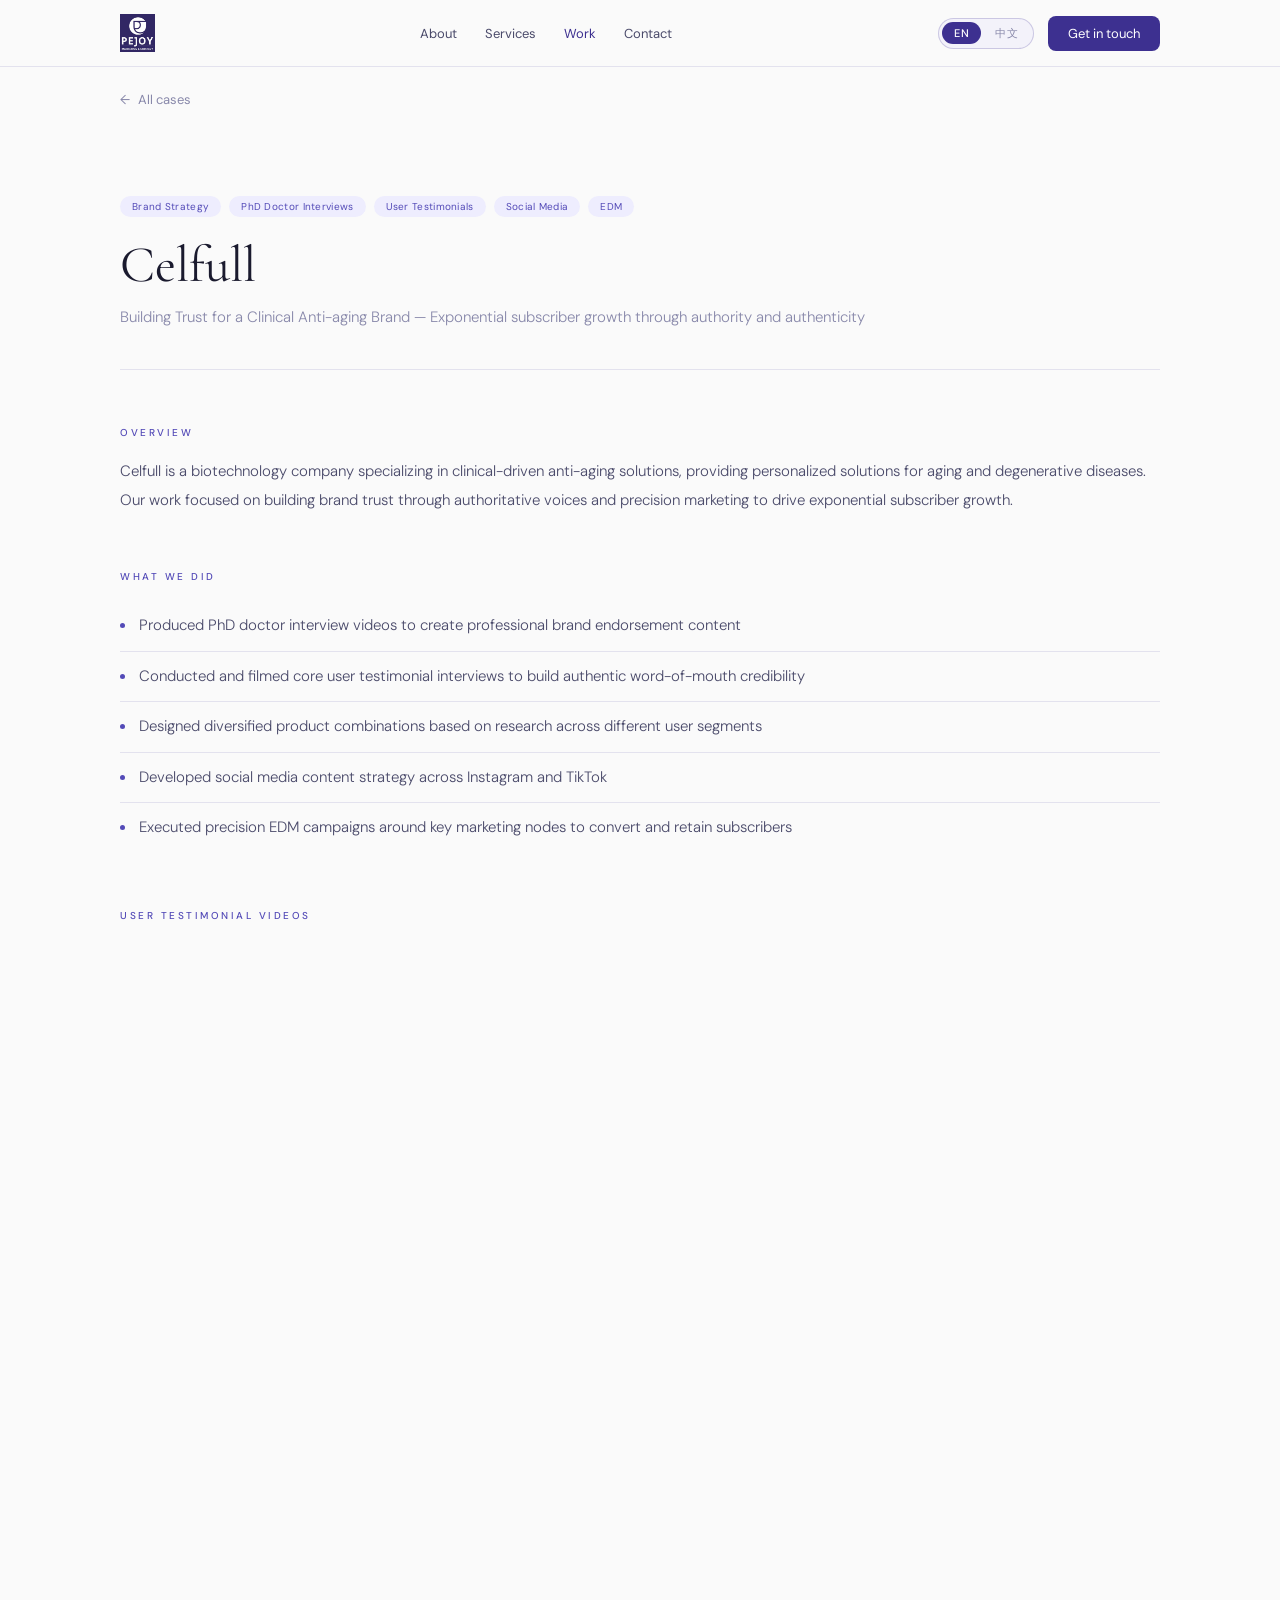
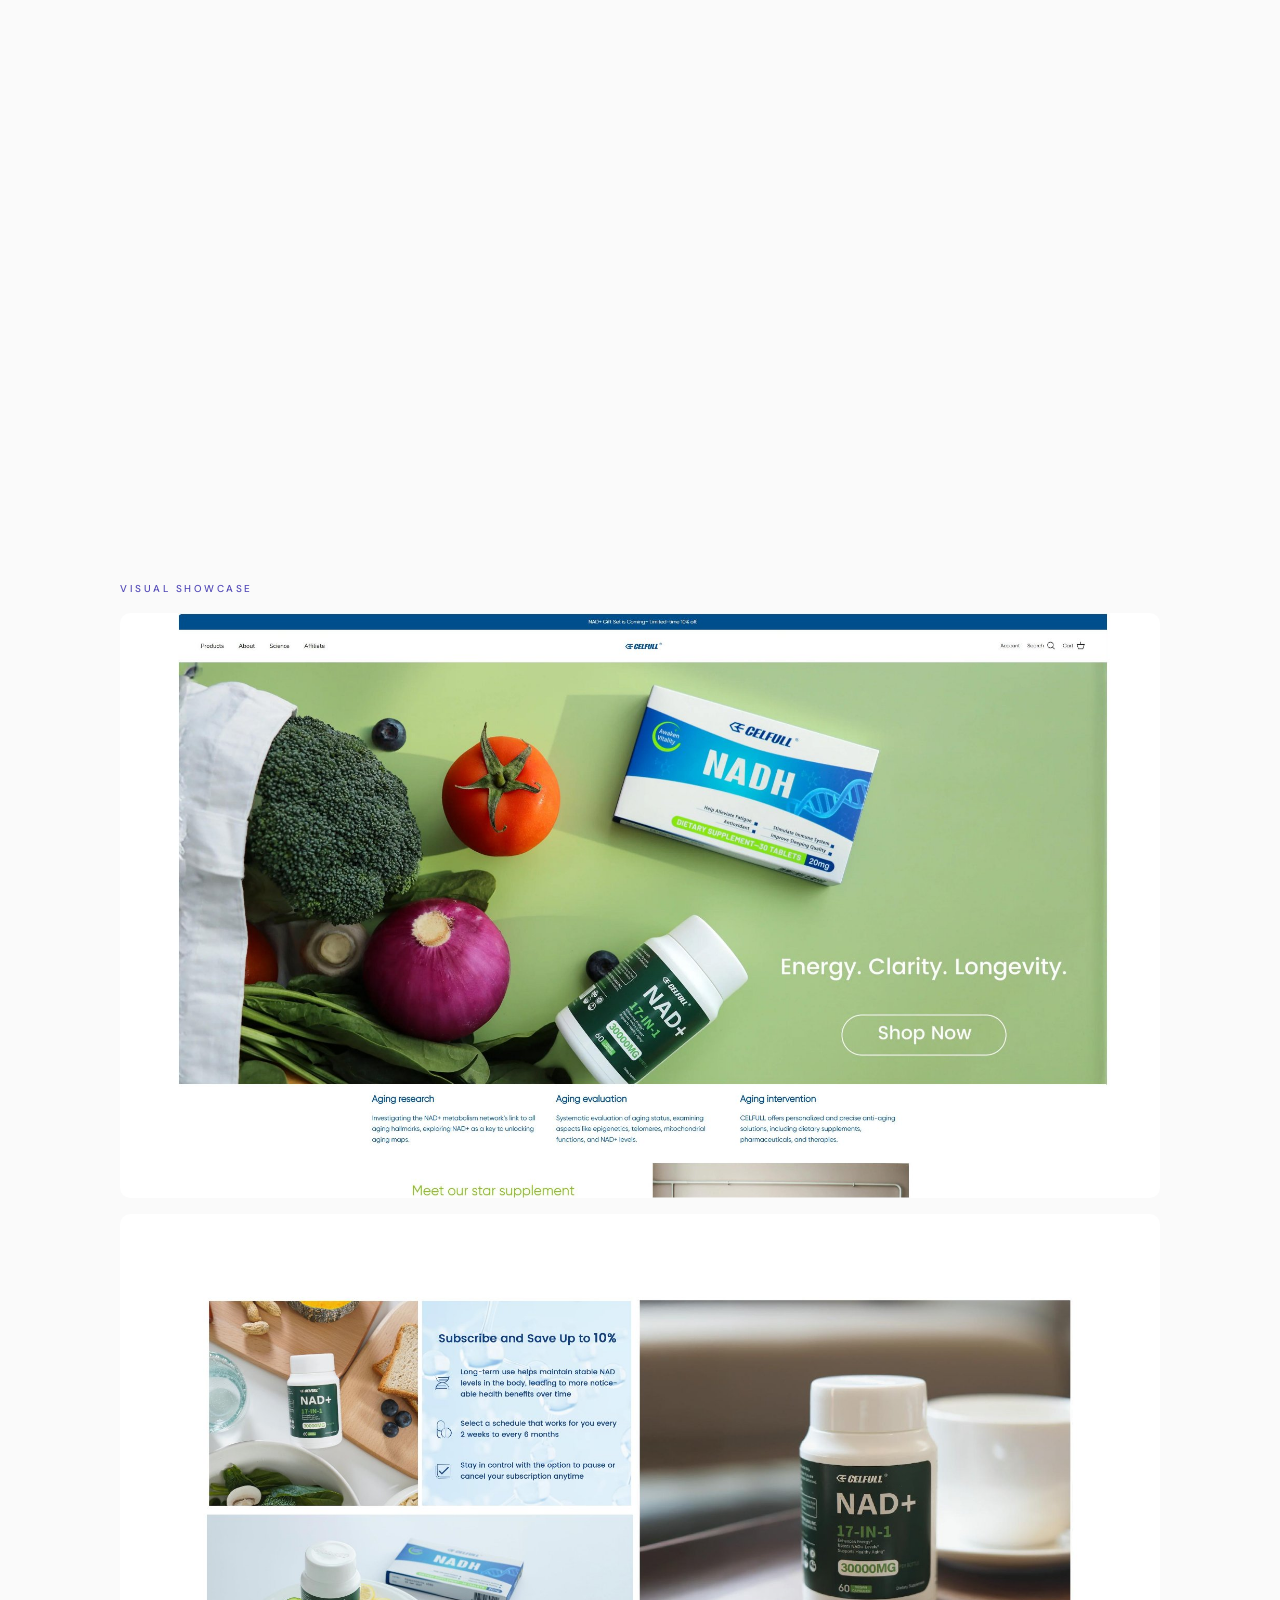
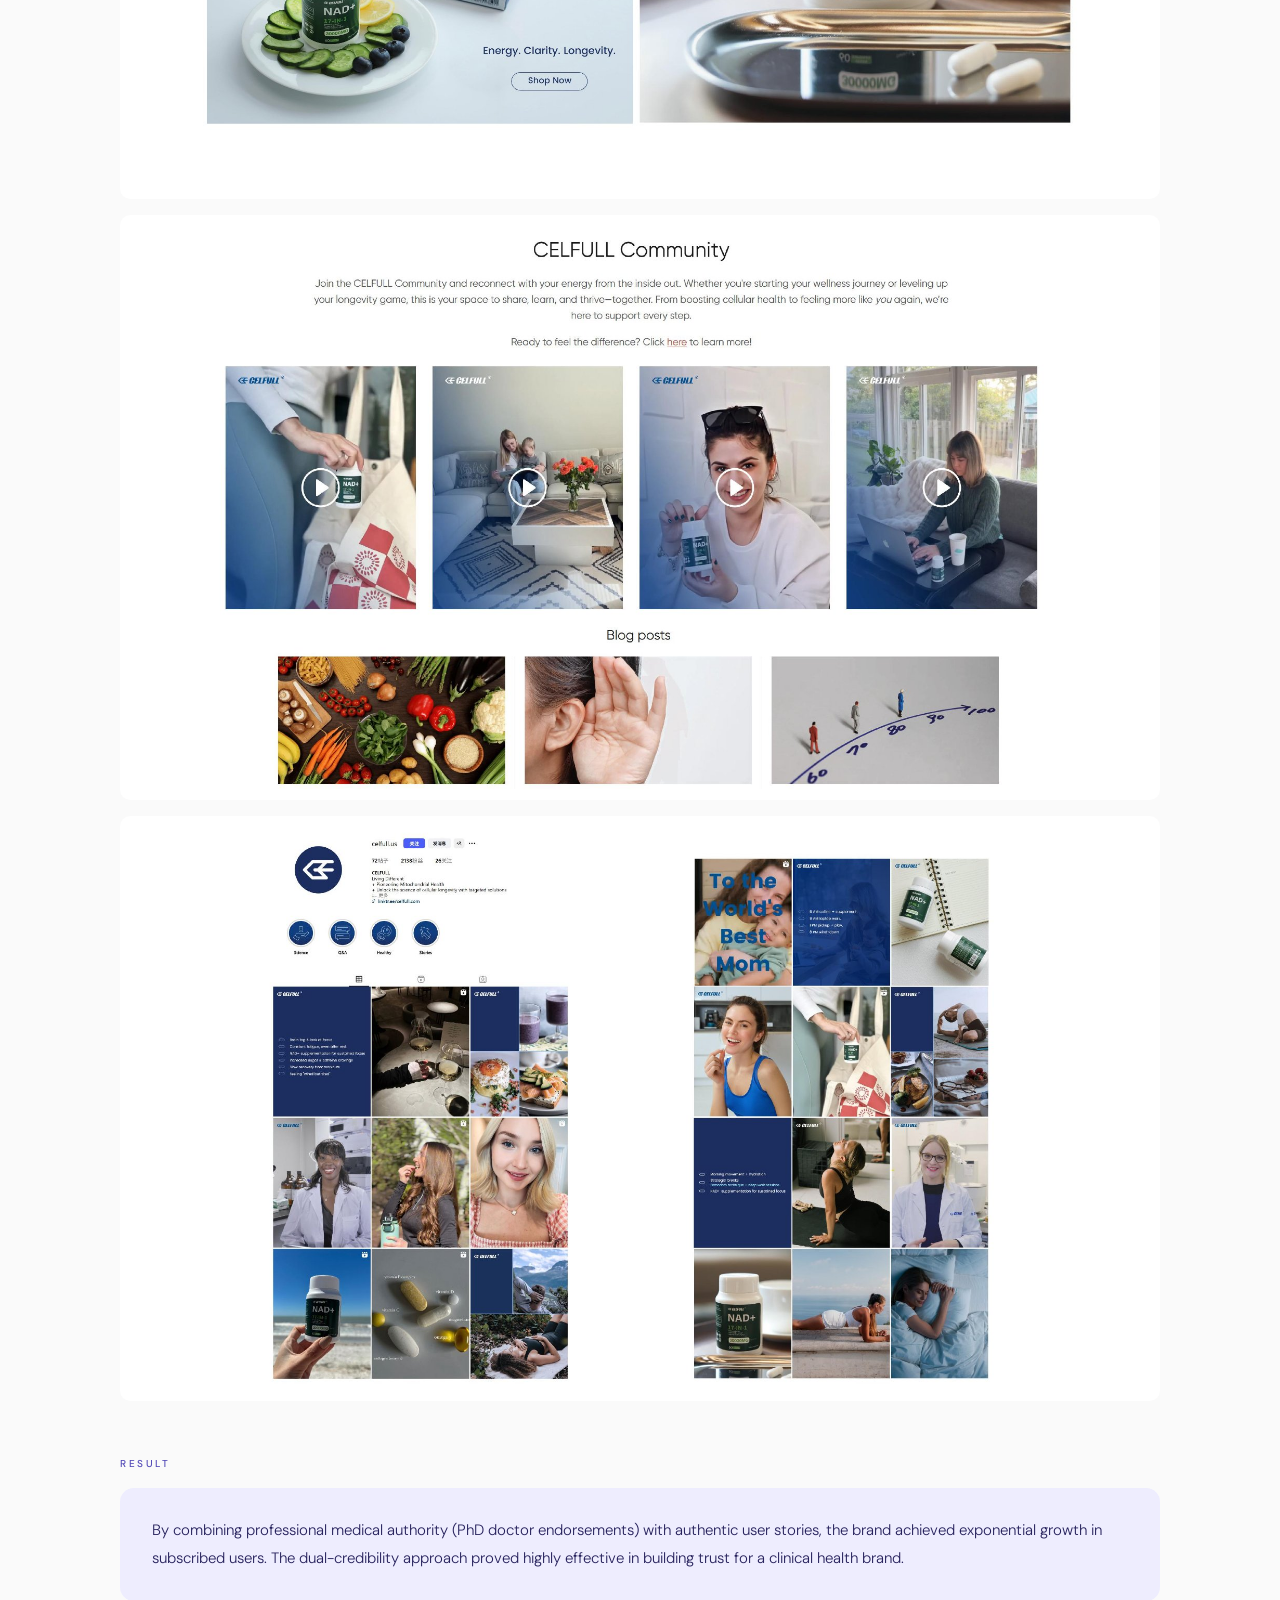
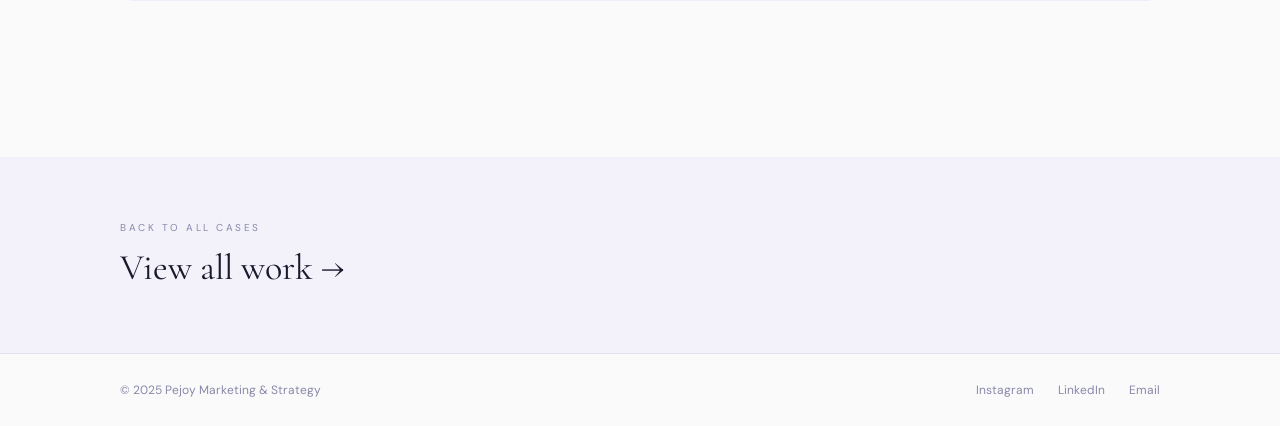
<file: cases/celfull.html>
<!DOCTYPE html>
<html lang="en">
<head>
<meta charset="UTF-8">
<meta name="viewport" content="width=device-width, initial-scale=1.0">
<title>Celfull — Clinical Anti-aging Brand Marketing | Pejoy Studio</title>
<meta name="description" content="Pejoy Studio helped Celfull build brand trust through PhD doctor interviews, user testimonials, social media strategy, and precision EDM campaigns to drive subscriber growth.">
<meta name="keywords" content="anti-aging brand China, biotech brand marketing, TikTok brand strategy, EDM marketing China, clinical brand trust">
<meta property="og:title" content="Celfull — Clinical Anti-aging Brand Marketing | Pejoy Studio">
<meta property="og:description" content="How Pejoy Studio built brand trust for Celfull through PhD interviews, testimonials, and precision EDM campaigns.">
<meta property="og:url" content="https://www.pejoystudio.com/cases/celfull.html">
<meta property="og:type" content="article">
<meta property="og:image" content="https://www.pejoystudio.com/images/celfull-logo.png">
<link rel="preconnect" href="https://fonts.googleapis.com">
<link href="https://fonts.googleapis.com/css2?family=Cormorant+Garamond:ital,wght@0,300;0,400;0,500;1,300;1,400&family=DM+Sans:wght@300;400;500&display=swap" rel="stylesheet">
<link rel="stylesheet" href="../style.css">
<style>
.case-hero{height:480px;overflow:hidden;position:relative}
.case-hero img{width:100%;height:100%;object-fit:cover}
.case-hero-overlay{position:absolute;inset:0;background:linear-gradient(to top,rgba(26,26,46,0.5) 0%,transparent 60%)}
.case-intro{padding:64px 0 0}
.case-meta{display:flex;gap:8px;flex-wrap:wrap;margin-bottom:20px}
.meta-tag{font-size:10px;padding:4px 12px;border-radius:12px;background:var(--pj3);color:var(--pj2);letter-spacing:0.3px}
.case-intro h1{font-family:var(--serif);font-size:clamp(32px,4vw,52px);font-weight:400;color:var(--ink);margin-bottom:12px;line-height:1.1}
.case-subtitle{font-size:15px;color:var(--ink3);font-weight:300;padding-bottom:40px;border-bottom:0.5px solid var(--border);margin-bottom:56px;line-height:1.6}
.case-content{padding-bottom:100px}
.case-section{margin-bottom:56px}
.case-section h2{font-size:10px;letter-spacing:2.5px;color:var(--pj2);text-transform:uppercase;margin-bottom:18px;font-weight:500}
.case-section p{font-size:15px;color:var(--ink2);line-height:1.9;font-weight:300}
.case-section ul{list-style:none}
.case-section ul li{font-size:15px;color:var(--ink2);padding:12px 0;border-bottom:0.5px solid var(--border);display:flex;align-items:flex-start;gap:14px;line-height:1.7;font-weight:300}
.case-section ul li:last-child{border:none}
.case-section ul li::before{content:'';width:5px;height:5px;background:var(--pj2);border-radius:50%;margin-top:10px;flex-shrink:0}
.result-box{background:var(--pj3);border-radius:14px;padding:28px 32px}
.result-box p{font-size:15px;color:var(--pj4);line-height:1.9}
.case-gallery{display:flex;flex-direction:column;gap:16px;margin-top:8px}
.case-gallery img{width:100%;border-radius:10px;object-fit:cover}
.case-videos{display:flex;flex-direction:column;gap:16px;margin-top:8px}
.case-videos iframe{width:100%;aspect-ratio:16/9;border:none;border-radius:10px}
.back-link{display:inline-flex;align-items:center;gap:8px;font-size:13px;color:var(--ink3);text-decoration:none;padding:24px 0;transition:color 0.2s}
.back-link:hover{color:var(--pj2)}
.next-case{background:var(--bg2);padding:64px 0}
.next-label{font-size:10px;letter-spacing:2.5px;color:var(--ink3);text-transform:uppercase;margin-bottom:12px}
.next-case a{font-family:var(--serif);font-size:clamp(22px,3vw,36px);font-weight:400;color:var(--ink);text-decoration:none;display:flex;align-items:center;gap:16px;transition:color 0.2s}
.next-case a:hover{color:var(--pj2)}
@media(max-width:768px){.case-hero{height:300px}}
</style>
</head>
<body class="en">

<nav>
  <div class="nav-inner">
    <a href="../index.html" class="logo"><img src="../images/pejoy-logo.png" alt="Pejoy" class="logo-icon"></a>
    <div class="nav-links">
      <a href="../index.html#about" data-en>About</a><a href="../index.html#about" data-zh>关于我们</a>
      <a href="../index.html#services" data-en>Services</a><a href="../index.html#services" data-zh>服务</a>
      <a href="../index.html#cases" class="active" data-en>Work</a><a href="../index.html#cases" class="active" data-zh>案例</a>
      <a href="../index.html#contact" data-en>Contact</a><a href="../index.html#contact" data-zh>联系我们</a>
    </div>
    <div class="nav-right">
      <div class="lang-toggle">
        <button class="lang-btn active" id="btn-en" onclick="setLang('en')">EN</button>
        <button class="lang-btn" id="btn-zh" onclick="setLang('zh')">中文</button>
      </div>
      <a href="../index.html#contact" class="nav-cta"><span data-en>Get in touch</span><span data-zh>联系我们</span></a>
    </div>
  </div>
</nav>

<div class="container">
  <a href="../index.html#cases" class="back-link">← <span data-en>All cases</span><span data-zh>所有案例</span></a>
</div>

<section class="case-intro">
  <div class="container">
    <div class="case-meta">
      <span class="meta-tag" data-en>Brand Strategy</span><span class="meta-tag" data-zh>品牌策略</span>
      <span class="meta-tag" data-en>PhD Doctor Interviews</span><span class="meta-tag" data-zh>博士访谈</span>
      <span class="meta-tag" data-en>User Testimonials</span><span class="meta-tag" data-zh>用户证言</span>
      <span class="meta-tag" data-en>Social Media</span><span class="meta-tag" data-zh>社媒运营</span>
      <span class="meta-tag" data-en>EDM</span><span class="meta-tag" data-zh>EDM精准营销</span>
    </div>
    <h1>Celfull</h1>
    <p class="case-subtitle">
      <span data-en>Building Trust for a Clinical Anti-aging Brand — Exponential subscriber growth through authority and authenticity</span>
      <span data-zh>临床级抗衰品牌的信任力建设 — 以权威与真实驱动订阅用户指数级增长</span>
    </p>
  </div>
</section>

<section class="case-content">
  <div class="container">

    <div class="case-section fade-in">
      <h2><span data-en>Overview</span><span data-zh>项目概述</span></h2>
      <p>
        <span data-en>Celfull is a biotechnology company specializing in clinical-driven anti-aging solutions, providing personalized solutions for aging and degenerative diseases. Our work focused on building brand trust through authoritative voices and precision marketing to drive exponential subscriber growth.</span>
        <span data-zh>CELFULL 是一家生物技术公司，专注于提供以临床为导向的领先抗衰品牌，为衰老及退行性疾病提供个性化解决方案。我们的工作聚焦于通过权威声音和精准营销建立品牌信任，实现订阅用户的指数级增长。</span>
      </p>
    </div>

    <div class="case-section fade-in">
      <h2><span data-en>What we did</span><span data-zh>我们做了什么</span></h2>
      <ul>
        <li><span data-en>Produced PhD doctor interview videos to create professional brand endorsement content</span><span data-zh>制作博士访谈视频，打造专业品牌背书内容</span></li>
        <li><span data-en>Conducted and filmed core user testimonial interviews to build authentic word-of-mouth credibility</span><span data-zh>开展并拍摄核心用户证言访谈，建立真实的口碑可信度</span></li>
        <li><span data-en>Designed diversified product combinations based on research across different user segments</span><span data-zh>基于不同用户群体的洞察调研结果，针对性设计多样化产品组合</span></li>
        <li><span data-en>Developed social media content strategy across Instagram and TikTok</span><span data-zh>制定Instagram和TikTok社媒内容策略</span></li>
        <li><span data-en>Executed precision EDM campaigns around key marketing nodes to convert and retain subscribers</span><span data-zh>结合关键营销节点，通过EDM精准营销触达目标用户，提升订阅转化与留存</span></li>
      </ul>
    </div>

    <div class="case-section fade-in">
      <h2><span data-en>User testimonial videos</span><span data-zh>用户访谈视频</span></h2>
      <div class="case-videos">
        <iframe src="https://www.youtube.com/embed/UzgjCzen200" allowfullscreen loading="lazy"></iframe>
        <iframe src="https://www.youtube.com/embed/THu_ieLGzi0" allowfullscreen loading="lazy"></iframe>
      </div>
    </div>

    <div class="case-section fade-in">
      <h2><span data-en>Visual showcase</span><span data-zh>视觉展示</span></h2>
      <div class="case-gallery">
        <img src="../images/celfull-website1.jpg" alt="Celfull website" loading="lazy">
        <img src="../images/celfull-product.jpg" alt="Celfull products" loading="lazy">
        <img src="../images/celfull-community.jpg" alt="Celfull community" loading="lazy">
        <img src="../images/celfull-social.jpg" alt="Celfull social media" loading="lazy">
      </div>
    </div>

    <div class="case-section fade-in">
      <h2><span data-en>Result</span><span data-zh>项目成果</span></h2>
      <div class="result-box">
        <p>
          <span data-en>By combining professional medical authority (PhD doctor endorsements) with authentic user stories, the brand achieved exponential growth in subscribed users. The dual-credibility approach proved highly effective in building trust for a clinical health brand.</span>
          <span data-zh>通过将专业医学权威（博士背书）与真实用户故事相结合，品牌成功实现订阅用户数量的指数级增长。双维度可信度策略在临床健康品牌的信任构建中被证明极为有效。</span>
        </p>
      </div>
    </div>

  </div>
</section>

<div class="next-case">
  <div class="container">
    <div class="next-label"><span data-en>Back to all cases</span><span data-zh>返回所有案例</span></div>
    <a href="../index.html#cases">
      <span data-en>View all work →</span>
      <span data-zh>查看全部案例 →</span>
    </a>
  </div>
</div>

<footer>
  <div class="footer-inner">
    <span class="footer-copy">© 2025 Pejoy Marketing &amp; Strategy</span>
    <div class="footer-links"><a href="#">Instagram</a><a href="#">LinkedIn</a><a href="mailto:pejoy@foxmail.com">Email</a></div>
  </div>
</footer>

<script>
function setLang(lang){document.body.className=lang;document.getElementById('btn-en').classList.toggle('active',lang==='en');document.getElementById('btn-zh').classList.toggle('active',lang==='zh');localStorage.setItem('pejoy-lang',lang);}
const saved=localStorage.getItem('pejoy-lang');if(saved)setLang(saved);
const obs=new IntersectionObserver(es=>es.forEach(e=>{if(e.isIntersecting)e.target.classList.add('visible');}),{threshold:0.08});
document.querySelectorAll('.fade-in').forEach(el=>obs.observe(el));
</script>
</body>
</html>
</file>
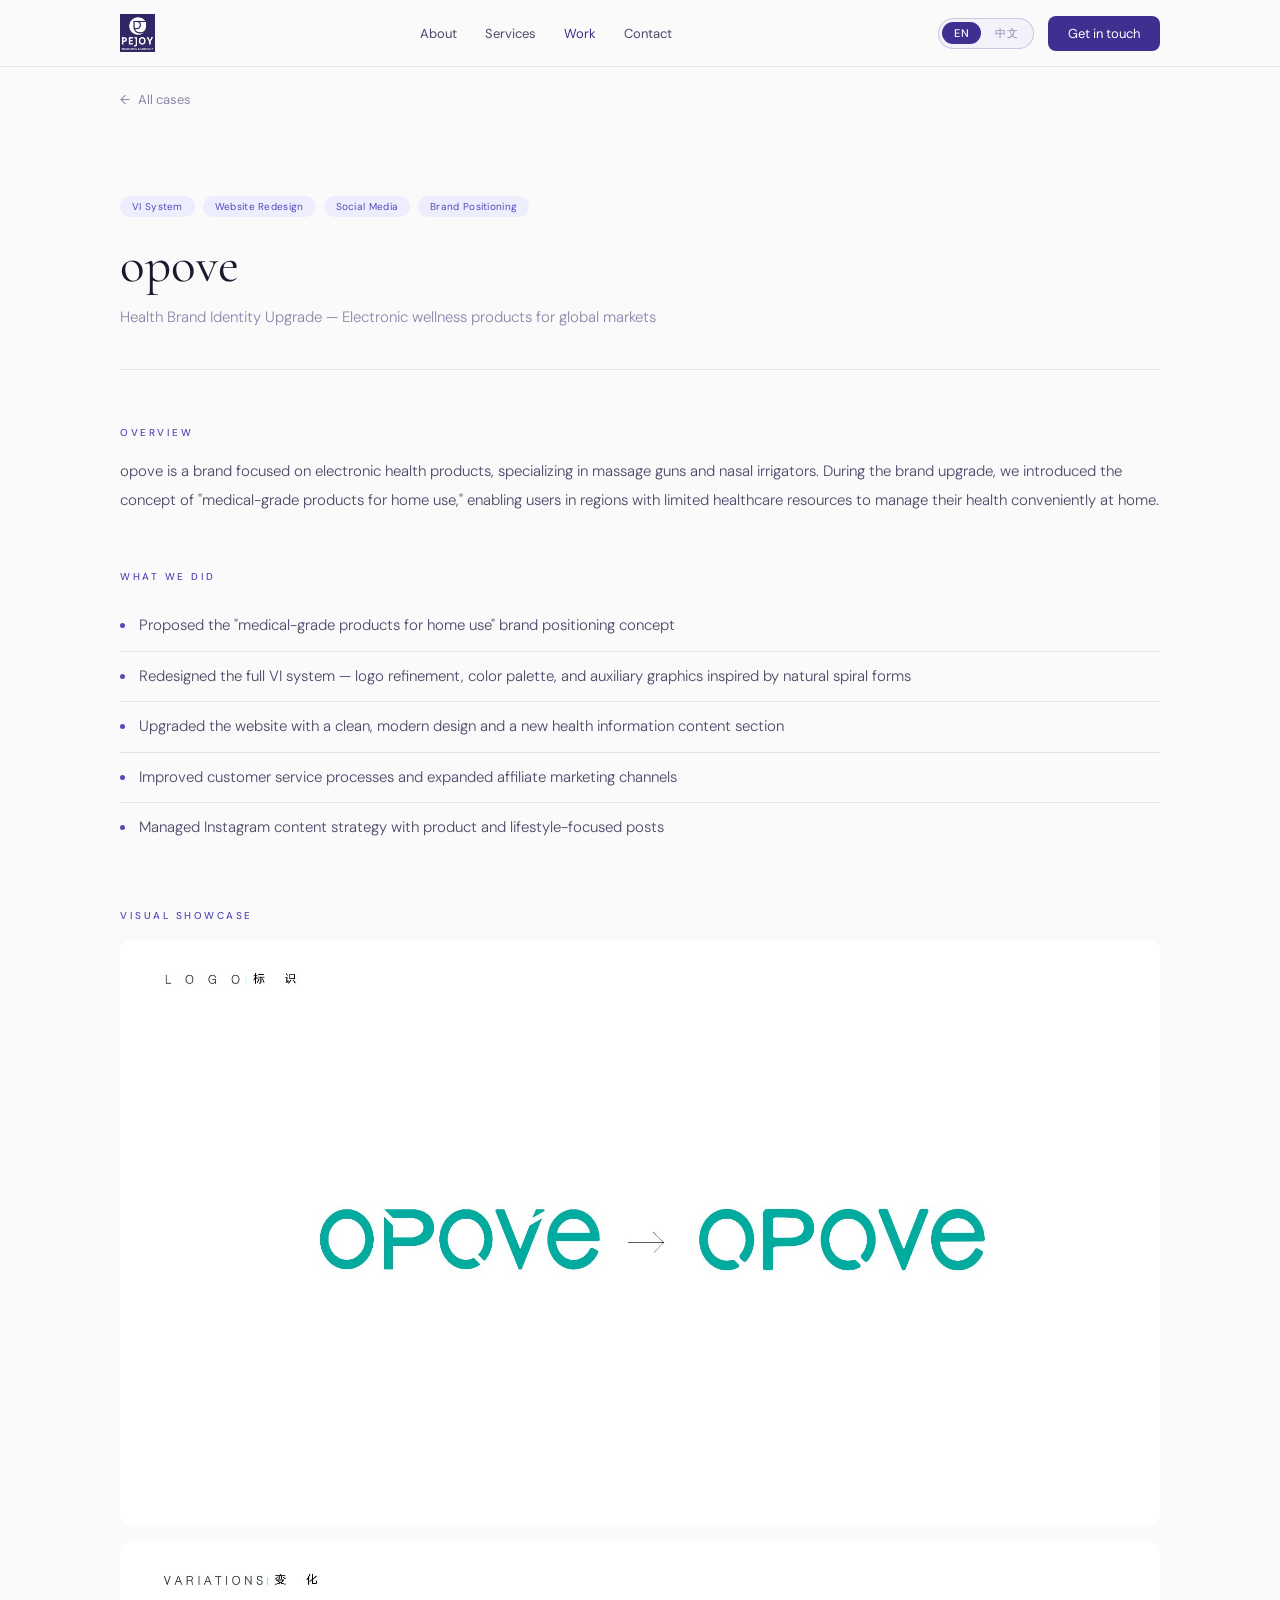
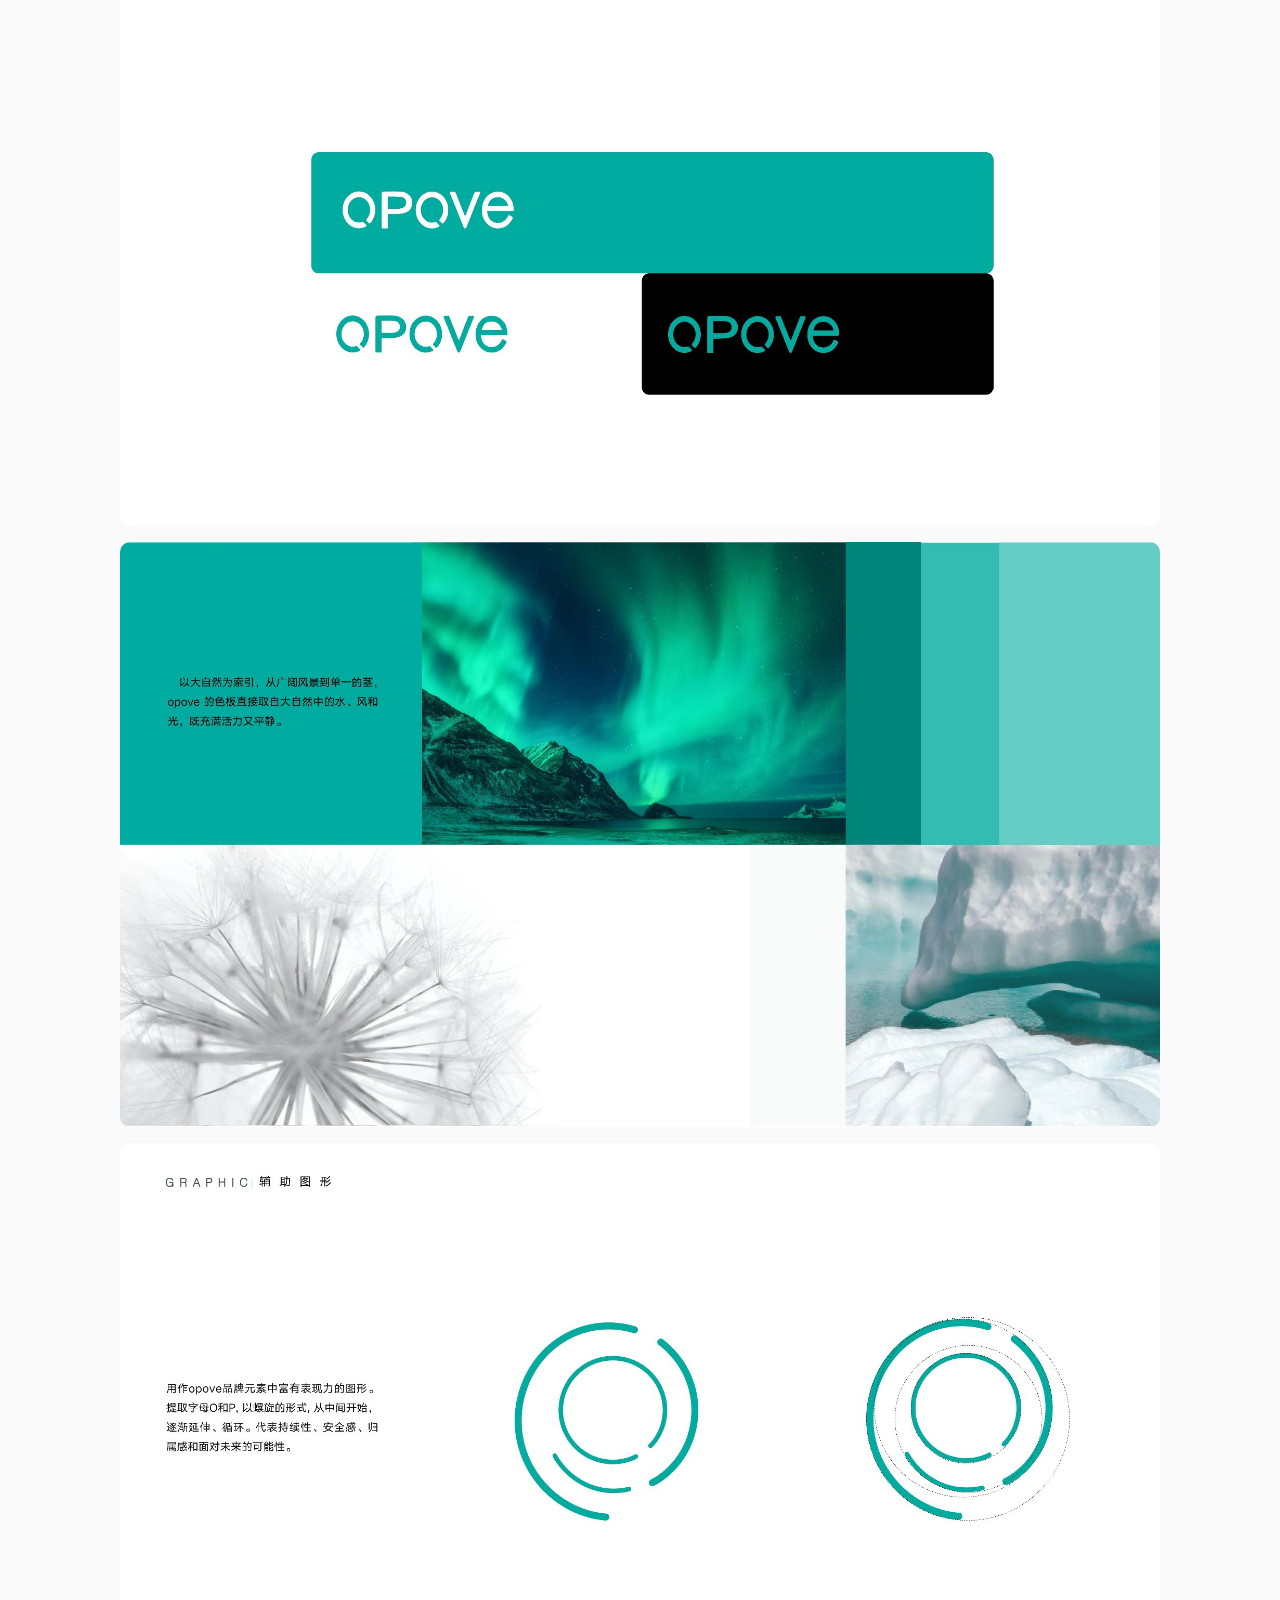
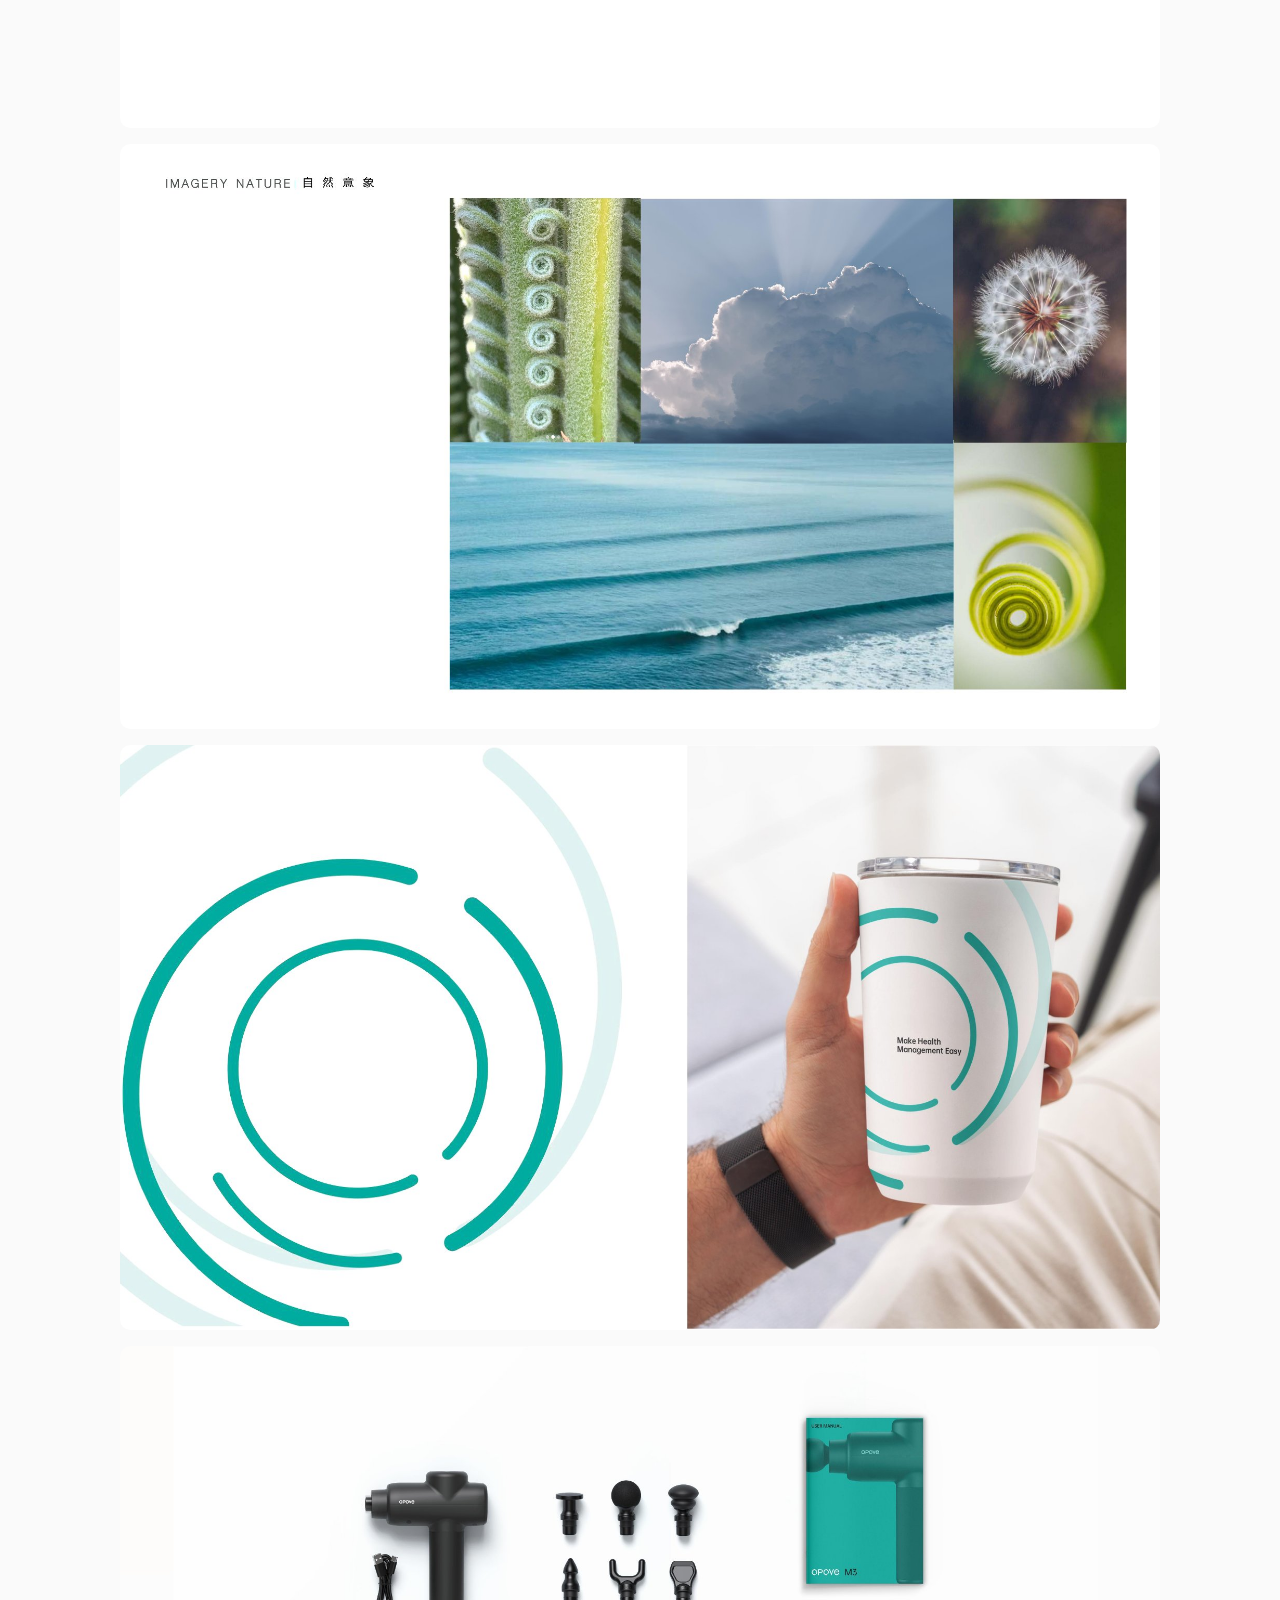
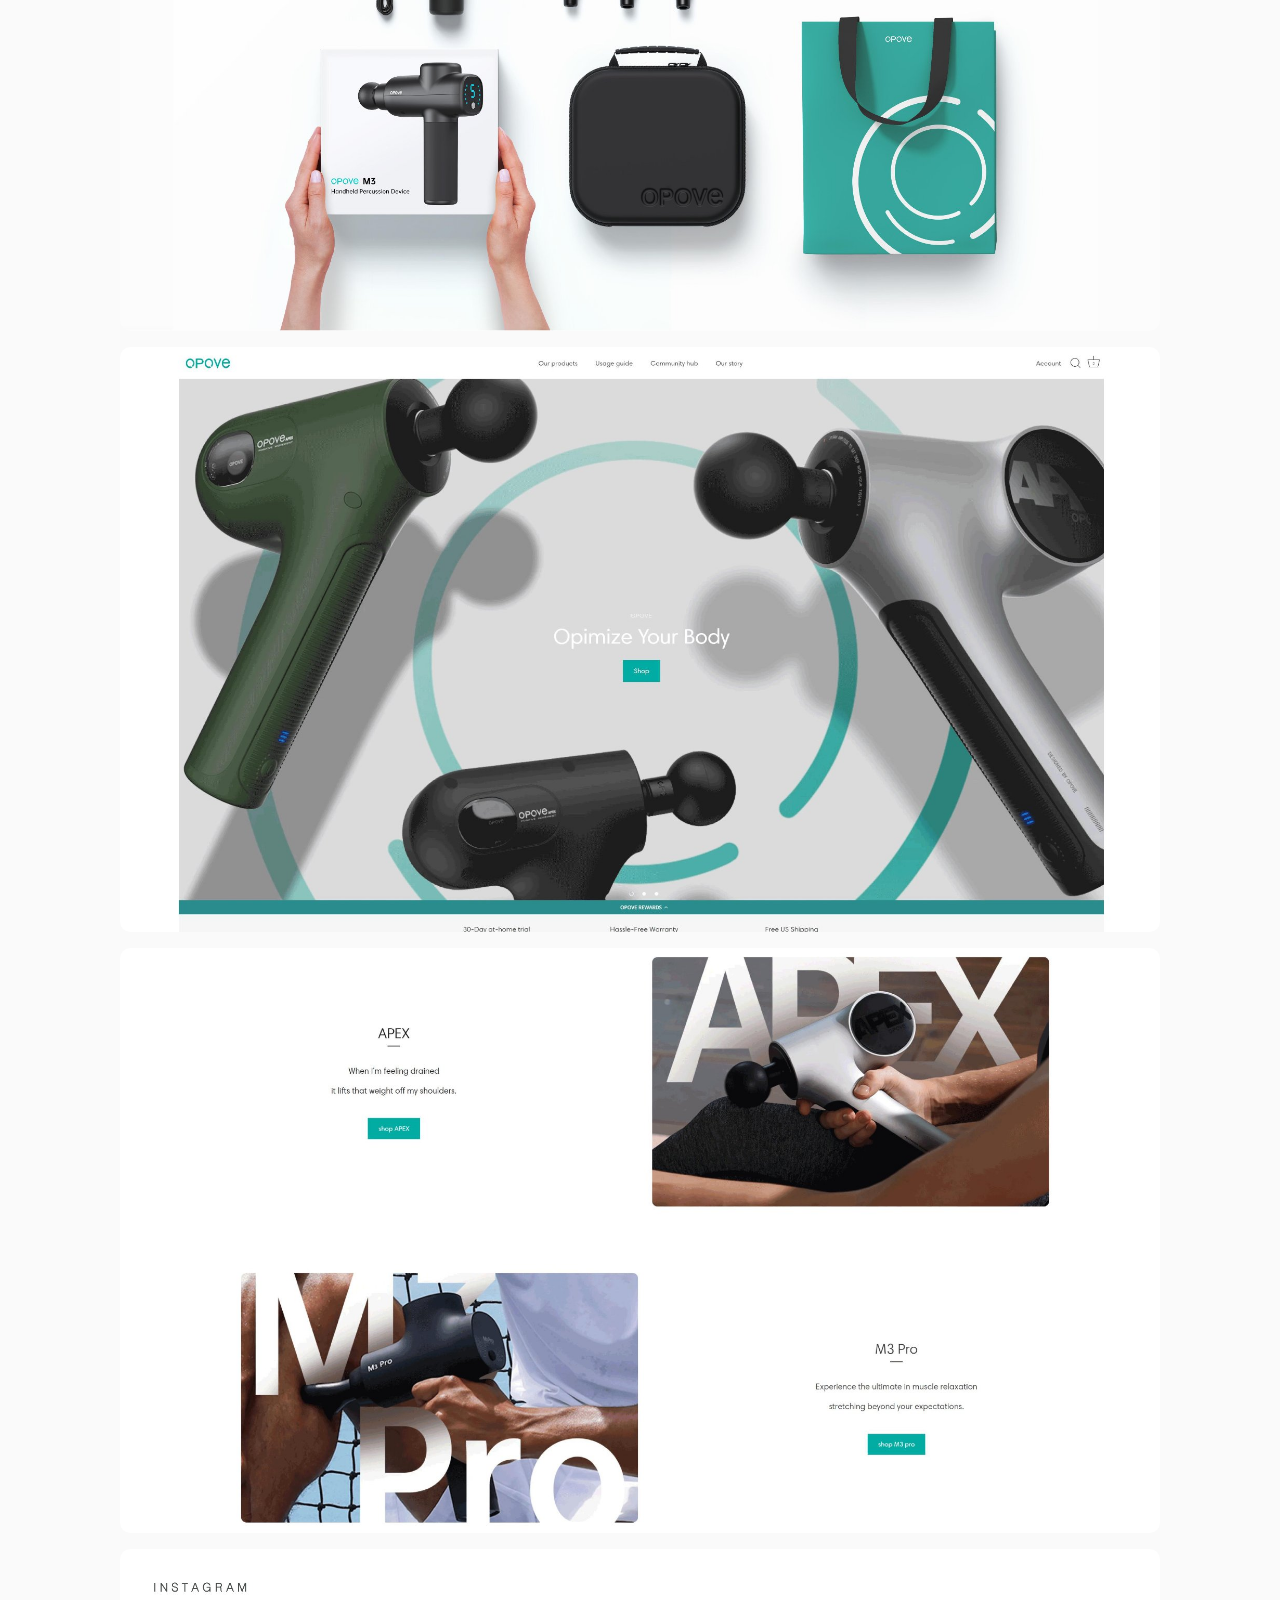
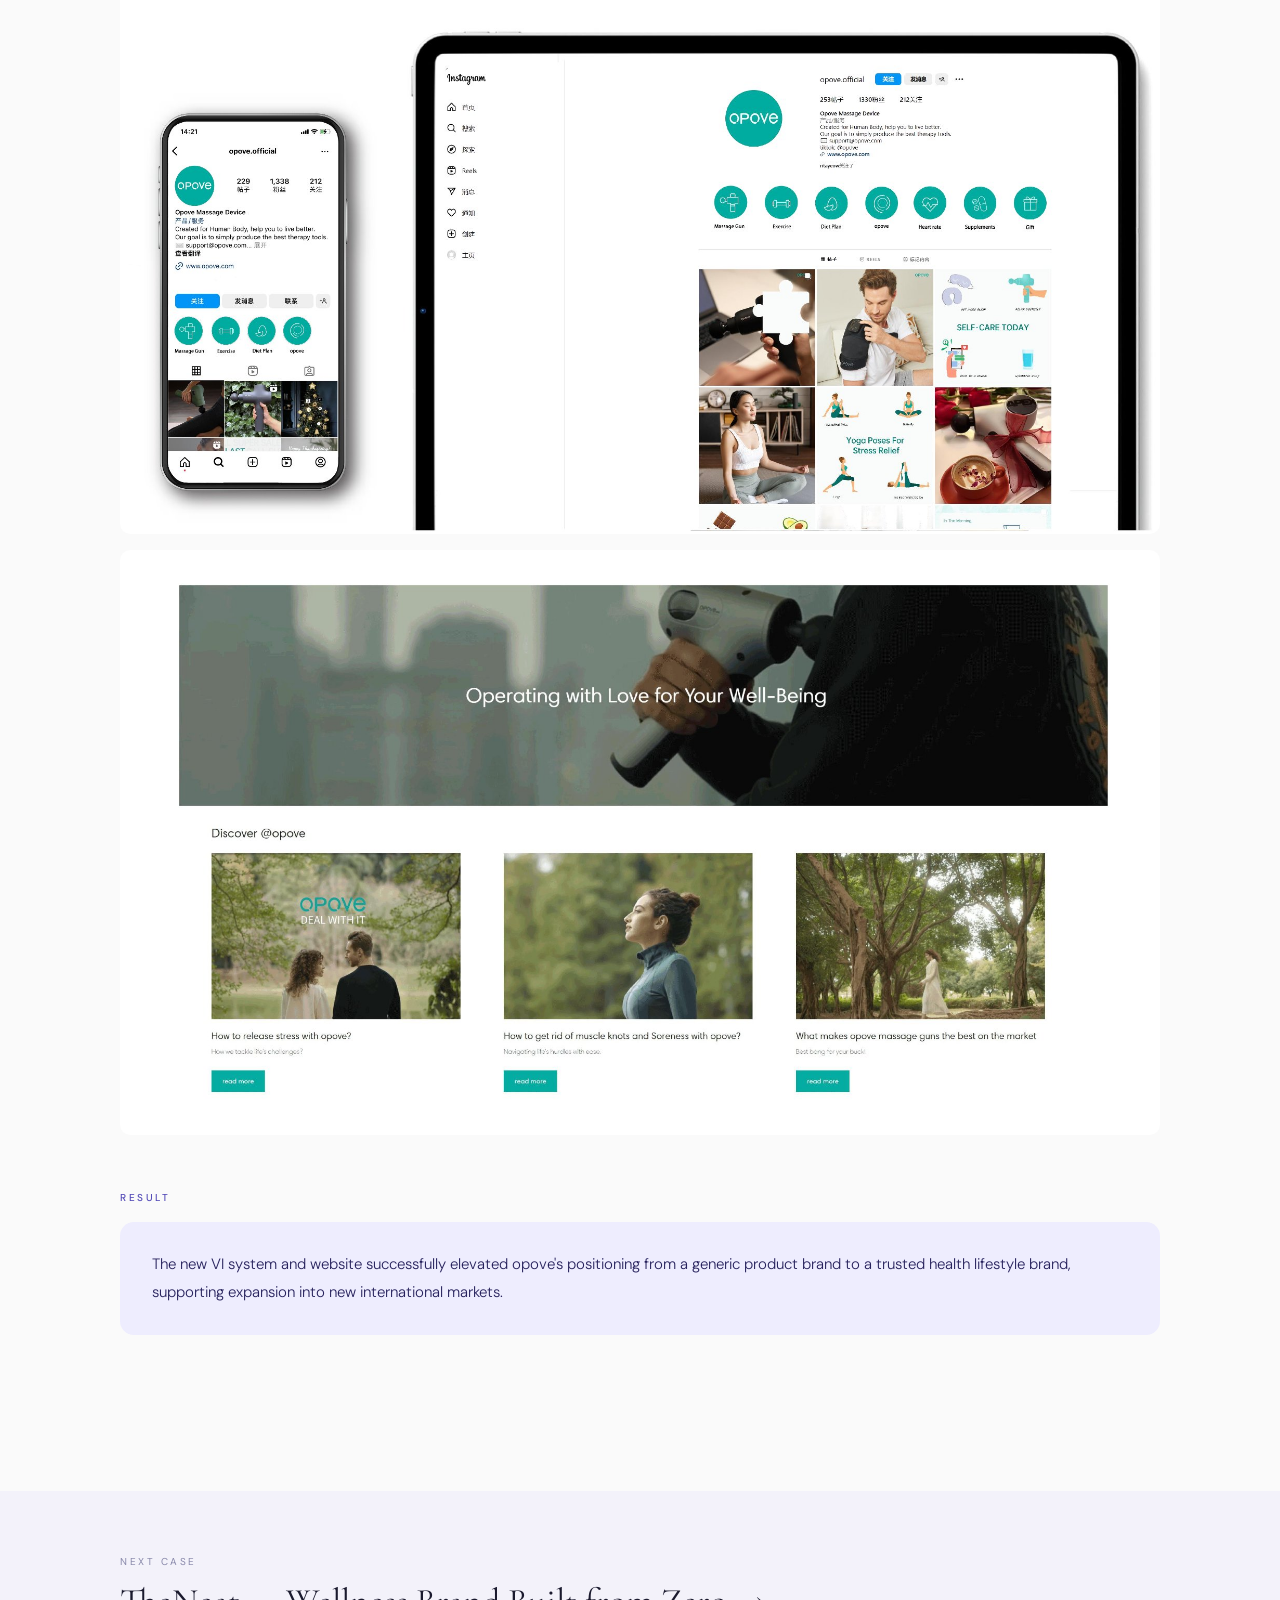
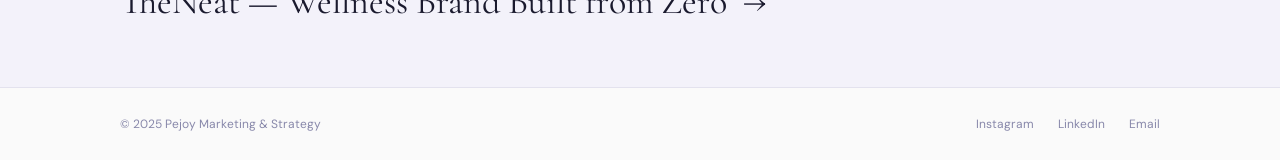
<file: cases/opove.html>
<!DOCTYPE html>
<html lang="en">
<head>
<meta charset="UTF-8">
<meta name="viewport" content="width=device-width, initial-scale=1.0">
<title>opove — Health Brand Identity Upgrade | Pejoy Studio</title>
<meta name="description" content="Pejoy Studio helped opove reposition as a medical-grade home wellness brand — redesigning their full VI system, website, and Instagram content strategy for global markets.">
<meta name="keywords" content="health brand identity, wellness brand China, VI system design, brand repositioning, massage gun brand marketing">
<meta property="og:title" content="opove — Health Brand Identity Upgrade | Pejoy Studio">
<meta property="og:description" content="How Pejoy Studio repositioned opove as a medical-grade home wellness brand for global markets.">
<meta property="og:url" content="https://www.pejoystudio.com/cases/opove.html">
<meta property="og:type" content="article">
<meta property="og:image" content="https://www.pejoystudio.com/images/opove-logo.jpg">
<link rel="preconnect" href="https://fonts.googleapis.com">
<link href="https://fonts.googleapis.com/css2?family=Cormorant+Garamond:ital,wght@0,300;0,400;0,500;1,300;1,400&family=DM+Sans:wght@300;400;500&display=swap" rel="stylesheet">
<link rel="stylesheet" href="../style.css">
<style>
/* CASE PAGE STYLES */
.case-hero{height:480px;overflow:hidden;position:relative}
.case-hero img{width:100%;height:100%;object-fit:cover}
.case-hero-overlay{position:absolute;inset:0;background:linear-gradient(to top,rgba(26,26,46,0.5) 0%,transparent 60%)}
.case-intro{padding:64px 0 0}
.case-meta{display:flex;gap:8px;flex-wrap:wrap;margin-bottom:20px}
.meta-tag{font-size:10px;padding:4px 12px;border-radius:12px;background:var(--pj3);color:var(--pj2);letter-spacing:0.3px}
.case-intro h1{font-family:var(--serif);font-size:clamp(32px,4vw,52px);font-weight:400;color:var(--ink);margin-bottom:12px;line-height:1.1}
.case-subtitle{font-size:15px;color:var(--ink3);font-weight:300;padding-bottom:40px;border-bottom:0.5px solid var(--border);margin-bottom:56px;line-height:1.6}
.case-content{padding-bottom:100px}
.case-section{margin-bottom:56px}
.case-section h2{font-size:10px;letter-spacing:2.5px;color:var(--pj2);text-transform:uppercase;margin-bottom:18px;font-weight:500}
.case-section p{font-size:15px;color:var(--ink2);line-height:1.9;font-weight:300}
.case-section ul{list-style:none}
.case-section ul li{font-size:15px;color:var(--ink2);padding:12px 0;border-bottom:0.5px solid var(--border);display:flex;align-items:flex-start;gap:14px;line-height:1.7;font-weight:300}
.case-section ul li:last-child{border:none}
.case-section ul li::before{content:'';width:5px;height:5px;background:var(--pj2);border-radius:50%;margin-top:10px;flex-shrink:0}
.result-box{background:var(--pj3);border-radius:14px;padding:28px 32px}
.result-box p{font-size:15px;color:var(--pj4);line-height:1.9}
/* Gallery - single column */
.case-gallery{display:flex;flex-direction:column;gap:16px;margin-top:8px}
.case-gallery img{width:100%;border-radius:10px;object-fit:cover}
/* Videos */
.case-videos{display:flex;flex-direction:column;gap:16px;margin-top:8px}
.case-videos iframe{width:100%;aspect-ratio:16/9;border:none;border-radius:10px}
/* Back link */
.back-link{display:inline-flex;align-items:center;gap:8px;font-size:13px;color:var(--ink3);text-decoration:none;padding:24px 0;transition:color 0.2s}
.back-link:hover{color:var(--pj2)}
/* Next case */
.next-case{background:var(--bg2);padding:64px 0}
.next-label{font-size:10px;letter-spacing:2.5px;color:var(--ink3);text-transform:uppercase;margin-bottom:12px}
.next-case a{font-family:var(--serif);font-size:clamp(22px,3vw,36px);font-weight:400;color:var(--ink);text-decoration:none;display:flex;align-items:center;gap:16px;transition:color 0.2s}
.next-case a:hover{color:var(--pj2)}
@media(max-width:768px){.case-hero{height:300px}}
</style>
</head>
<body class="en">

<nav>
  <div class="nav-inner">
    <a href="../index.html" class="logo">
      <img src="../images/pejoy-logo.png" alt="Pejoy" class="logo-icon">
    </a>
    <div class="nav-links">
      <a href="../index.html#about" data-en>About</a><a href="../index.html#about" data-zh>关于我们</a>
      <a href="../index.html#services" data-en>Services</a><a href="../index.html#services" data-zh>服务</a>
      <a href="../index.html#cases" class="active" data-en>Work</a><a href="../index.html#cases" class="active" data-zh>案例</a>
      <a href="../index.html#contact" data-en>Contact</a><a href="../index.html#contact" data-zh>联系我们</a>
    </div>
    <div class="nav-right">
      <div class="lang-toggle">
        <button class="lang-btn active" id="btn-en" onclick="setLang('en')">EN</button>
        <button class="lang-btn" id="btn-zh" onclick="setLang('zh')">中文</button>
      </div>
      <a href="../index.html#contact" class="nav-cta"><span data-en>Get in touch</span><span data-zh>联系我们</span></a>
    </div>
  </div>
</nav>

<div class="container">
  <a href="../index.html#cases" class="back-link">← <span data-en>All cases</span><span data-zh>所有案例</span></a>
</div>

<!-- INTRO -->
<section class="case-intro">
  <div class="container">
    <div class="case-meta">
      <span class="meta-tag" data-en>VI System</span><span class="meta-tag" data-zh>VI系统</span>
      <span class="meta-tag" data-en>Website Redesign</span><span class="meta-tag" data-zh>官网改版</span>
      <span class="meta-tag" data-en>Social Media</span><span class="meta-tag" data-zh>社媒运营</span>
      <span class="meta-tag" data-en>Brand Positioning</span><span class="meta-tag" data-zh>品牌定位</span>
    </div>
    <h1><span data-en>opove</span><span data-zh>opove</span></h1>
    <p class="case-subtitle">
      <span data-en>Health Brand Identity Upgrade — Electronic wellness products for global markets</span>
      <span data-zh>健康设备品牌升级 — 面向全球市场的健康电子产品</span>
    </p>
  </div>
</section>

<!-- CONTENT -->
<section class="case-content">
  <div class="container">

    <div class="case-section fade-in">
      <h2><span data-en>Overview</span><span data-zh>项目概述</span></h2>
      <p>
        <span data-en>opove is a brand focused on electronic health products, specializing in massage guns and nasal irrigators. During the brand upgrade, we introduced the concept of "medical-grade products for home use," enabling users in regions with limited healthcare resources to manage their health conveniently at home.</span>
        <span data-zh>opove 是一家专注电子健康产品的品牌，主要产品包括筋膜枪和洗鼻器，致力于改善用户的生活质量。品牌升级中，我们提出"医用产品家用化"的概念，帮助医疗资源有限的地区用户在家即可便捷地进行健康管理。</span>
      </p>
    </div>

    <div class="case-section fade-in">
      <h2><span data-en>What we did</span><span data-zh>我们做了什么</span></h2>
      <ul>
        <li><span data-en>Proposed the "medical-grade products for home use" brand positioning concept</span><span data-zh>提出"医用产品家用化"品牌定位概念</span></li>
        <li><span data-en>Redesigned the full VI system — logo refinement, color palette, and auxiliary graphics inspired by natural spiral forms</span><span data-zh>全面重设VI系统——Logo精细化、色彩体系及以自然螺旋为灵感的辅助图形</span></li>
        <li><span data-en>Upgraded the website with a clean, modern design and a new health information content section</span><span data-zh>官网升级为简洁现代的设计，增设健康资讯栏目</span></li>
        <li><span data-en>Improved customer service processes and expanded affiliate marketing channels</span><span data-zh>优化客服流程，拓展联盟营销渠道</span></li>
        <li><span data-en>Managed Instagram content strategy with product and lifestyle-focused posts</span><span data-zh>管理Instagram社媒内容，涵盖产品展示与生活方式内容</span></li>
      </ul>
    </div>

    <div class="case-section fade-in">
      <h2><span data-en>Visual showcase</span><span data-zh>视觉展示</span></h2>
      <div class="case-gallery">
        <img src="../images/opove-logo-compare.jpg" alt="Opove logo before and after" loading="lazy">
        <img src="../images/opove-logo-variants.jpg" alt="Opove logo variants" loading="lazy">
        <img src="../images/opove-colors.jpg" alt="Opove color palette" loading="lazy">
        <img src="../images/opove-graphic.jpg" alt="Opove graphic elements" loading="lazy">
        <img src="../images/opove-imagery.jpg" alt="Opove brand imagery" loading="lazy">
        <img src="../images/opove-merch.jpg" alt="Opove merchandise" loading="lazy">
        <img src="../images/opove-product.jpg" alt="Opove product photography" loading="lazy">
        <img src="../images/opove-website1.jpg" alt="Opove website" loading="lazy">
        <img src="../images/opove-website2.jpg" alt="Opove website detail" loading="lazy">
        <img src="../images/opove-instagram.jpg" alt="Opove Instagram" loading="lazy">
        <img src="../images/opove-website3.jpg" alt="Opove website content" loading="lazy">
      </div>
    </div>

    <div class="case-section fade-in">
      <h2><span data-en>Result</span><span data-zh>项目成果</span></h2>
      <div class="result-box">
        <p>
          <span data-en>The new VI system and website successfully elevated opove's positioning from a generic product brand to a trusted health lifestyle brand, supporting expansion into new international markets.</span>
          <span data-zh>全新VI系统与官网成功将opove从普通产品品牌提升为值得信赖的健康生活方式品牌，有力支撑了其向新兴国际市场的拓展。</span>
        </p>
      </div>
    </div>

  </div>
</section>

<!-- NEXT CASE -->
<div class="next-case">
  <div class="container">
    <div class="next-label"><span data-en>Next case</span><span data-zh>下一个案例</span></div>
    <a href="theneat.html">
      <span data-en>TheNeat — Wellness Brand Built from Zero</span>
      <span data-zh>TheNeat — 从0到1打造健康生活方式品牌</span>
      <span>→</span>
    </a>
  </div>
</div>

<footer>
  <div class="footer-inner">
    <span class="footer-copy">© 2025 Pejoy Marketing &amp; Strategy</span>
    <div class="footer-links">
      <a href="#">Instagram</a><a href="#">LinkedIn</a><a href="mailto:pejoy@foxmail.com">Email</a>
    </div>
  </div>
</footer>

<script>
function setLang(lang){document.body.className=lang;document.getElementById('btn-en').classList.toggle('active',lang==='en');document.getElementById('btn-zh').classList.toggle('active',lang==='zh');localStorage.setItem('pejoy-lang',lang);}
const saved=localStorage.getItem('pejoy-lang');if(saved)setLang(saved);
const obs=new IntersectionObserver(es=>es.forEach(e=>{if(e.isIntersecting)e.target.classList.add('visible');}),{threshold:0.08});
document.querySelectorAll('.fade-in').forEach(el=>obs.observe(el));
</script>
</body>
</html>
</file>
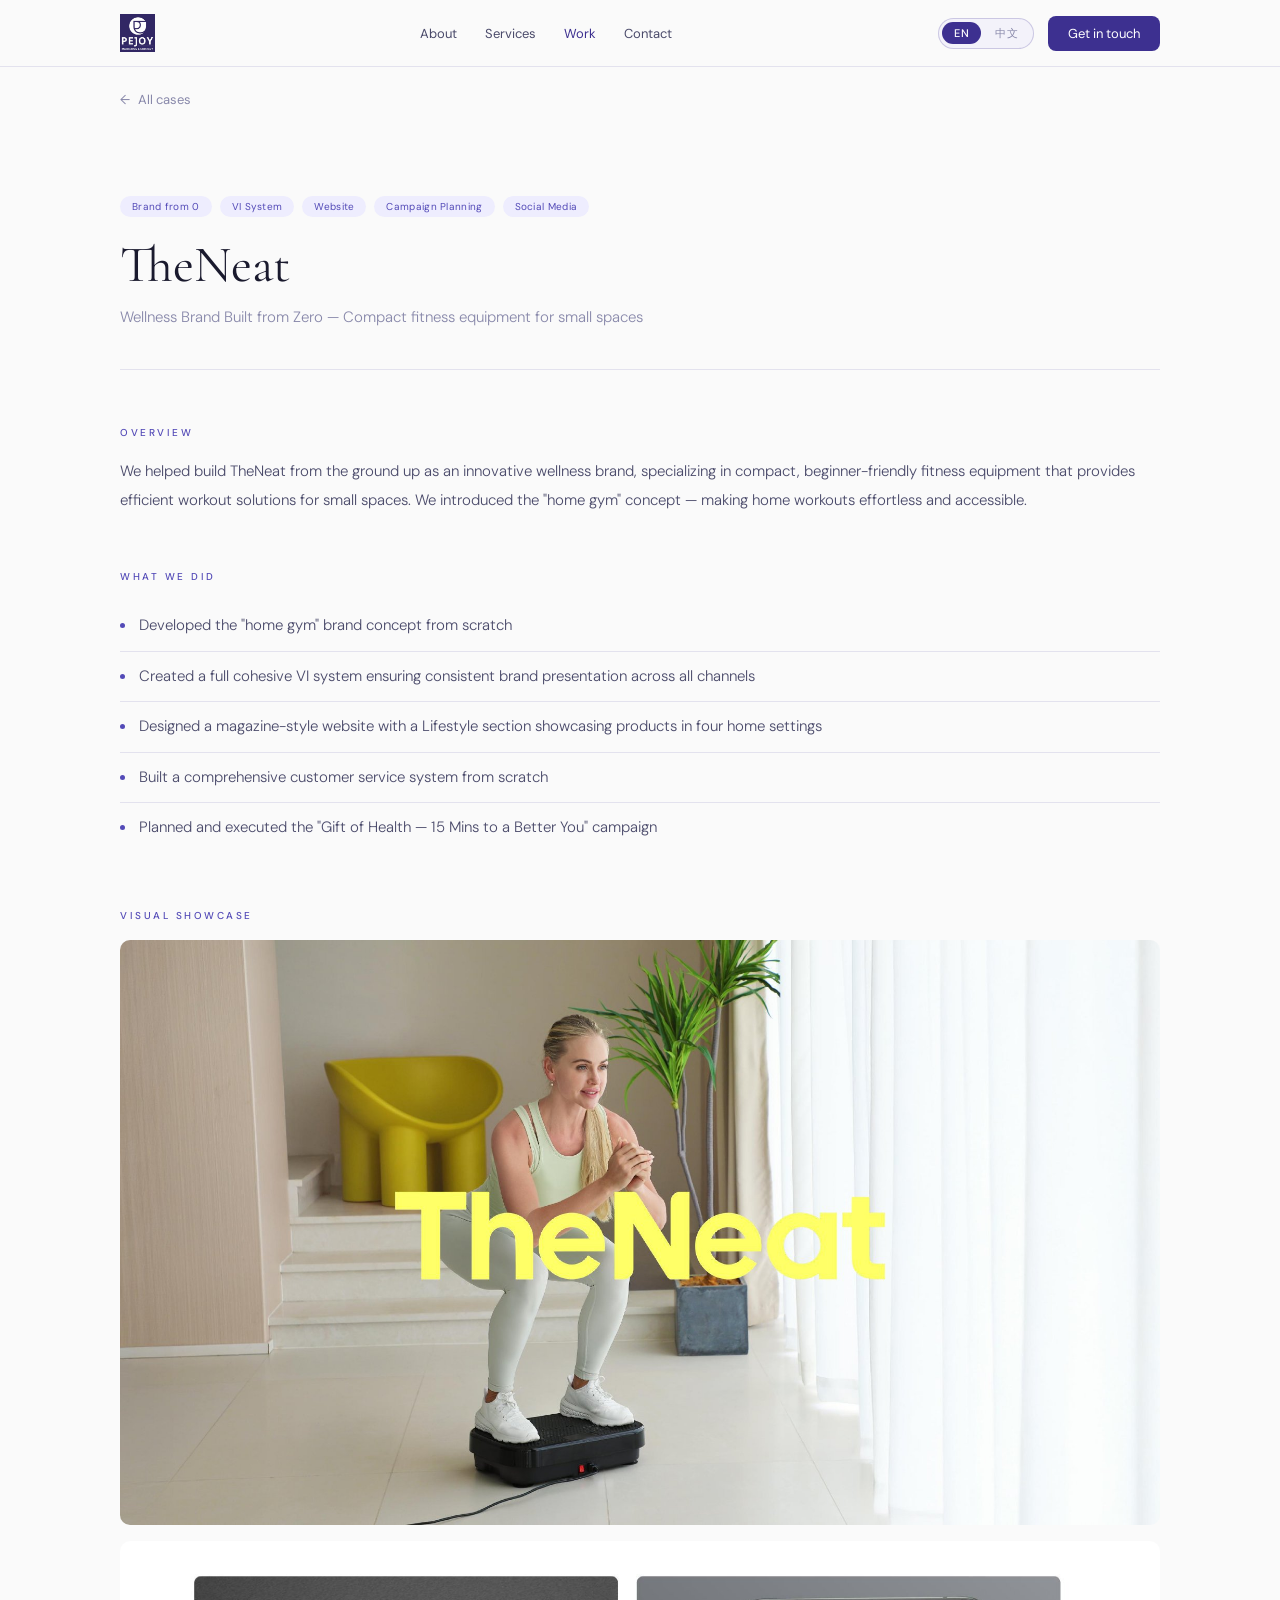
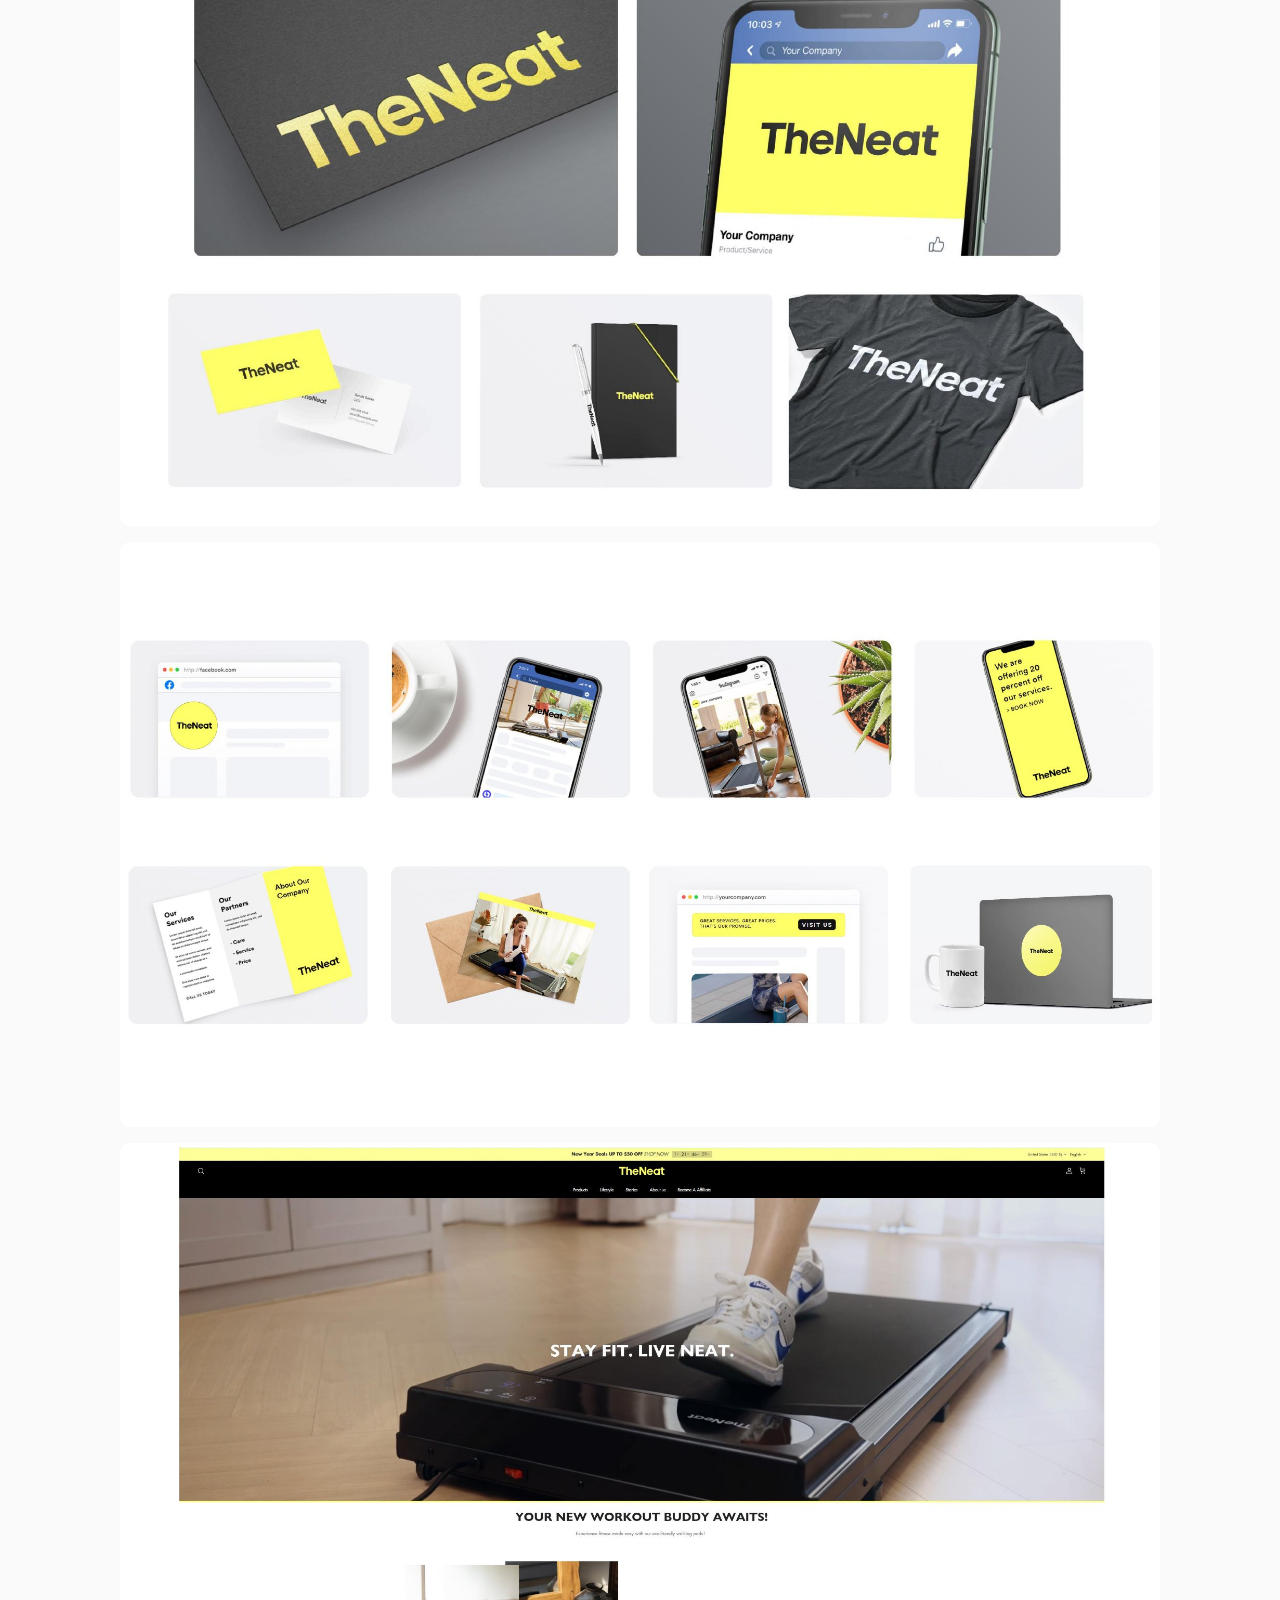
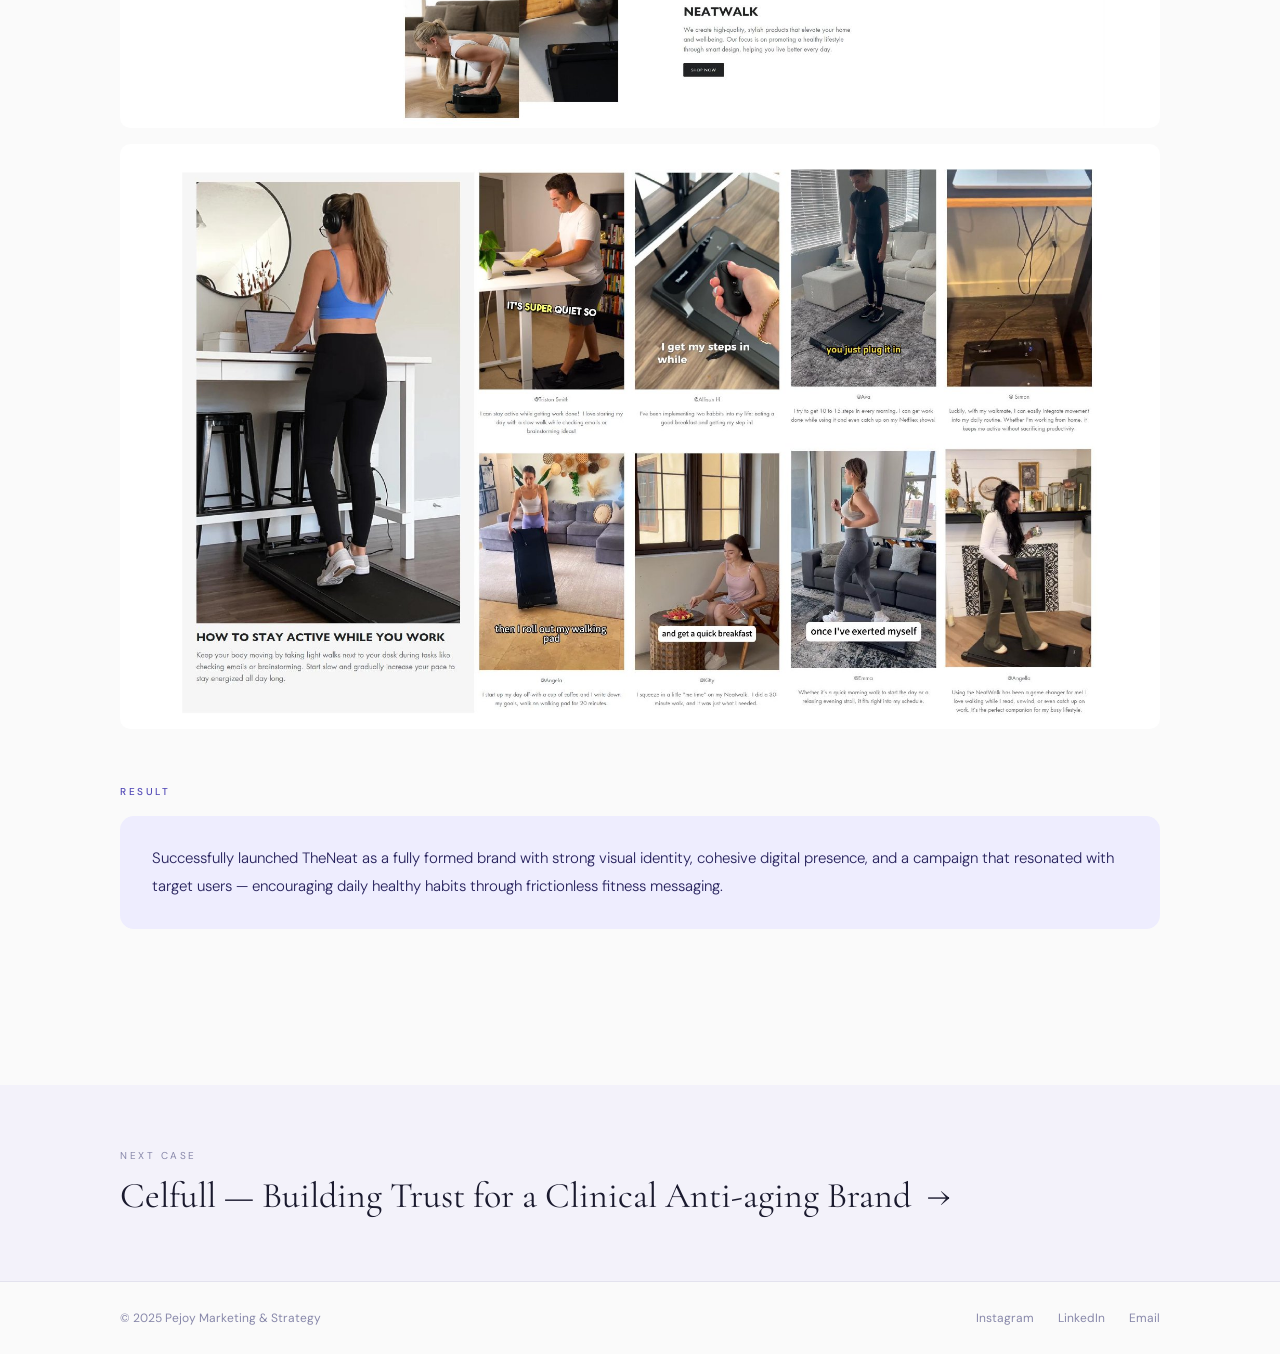
<file: cases/theneat.html>
<!DOCTYPE html>
<html lang="en">
<head>
<meta charset="UTF-8">
<meta name="viewport" content="width=device-width, initial-scale=1.0"> 
<title>TheNeat — Wellness Brand Built from Zero | Pejoy Studio</title>
<meta name="description" content="Pejoy Studio built TheNeat from scratch — developing the home gym brand concept, full VI system, magazine-style website, and a cross-channel marketing campaign.">
<meta name="keywords" content="fitness brand China, wellness brand strategy, brand identity from scratch, compact fitness equipment, home gym brand">
<meta property="og:title" content="TheNeat — Wellness Brand Built from Zero | Pejoy Studio">
<meta property="og:description" content="How Pejoy Studio built TheNeat from scratch — brand concept, VI system, website, and marketing campaign.">
<meta property="og:url" content="https://www.pejoystudio.com/cases/theneat.html">
<meta property="og:type" content="article">
<meta property="og:image" content="https://www.pejoystudio.com/images/theneat-logo.png">
<link rel="preconnect" href="https://fonts.googleapis.com">
<link href="https://fonts.googleapis.com/css2?family=Cormorant+Garamond:ital,wght@0,300;0,400;0,500;1,300;1,400&family=DM+Sans:wght@300;400;500&display=swap" rel="stylesheet">
<link rel="stylesheet" href="../style.css">
<style>
.case-hero{height:480px;overflow:hidden;position:relative}
.case-hero img{width:100%;height:100%;object-fit:cover}
.case-hero-overlay{position:absolute;inset:0;background:linear-gradient(to top,rgba(26,26,46,0.5) 0%,transparent 60%)}
.case-intro{padding:64px 0 0}
.case-meta{display:flex;gap:8px;flex-wrap:wrap;margin-bottom:20px}
.meta-tag{font-size:10px;padding:4px 12px;border-radius:12px;background:var(--pj3);color:var(--pj2);letter-spacing:0.3px}
.case-intro h1{font-family:var(--serif);font-size:clamp(32px,4vw,52px);font-weight:400;color:var(--ink);margin-bottom:12px;line-height:1.1}
.case-subtitle{font-size:15px;color:var(--ink3);font-weight:300;padding-bottom:40px;border-bottom:0.5px solid var(--border);margin-bottom:56px;line-height:1.6}
.case-content{padding-bottom:100px}
.case-section{margin-bottom:56px}
.case-section h2{font-size:10px;letter-spacing:2.5px;color:var(--pj2);text-transform:uppercase;margin-bottom:18px;font-weight:500}
.case-section p{font-size:15px;color:var(--ink2);line-height:1.9;font-weight:300}
.case-section ul{list-style:none}
.case-section ul li{font-size:15px;color:var(--ink2);padding:12px 0;border-bottom:0.5px solid var(--border);display:flex;align-items:flex-start;gap:14px;line-height:1.7;font-weight:300}
.case-section ul li:last-child{border:none}
.case-section ul li::before{content:'';width:5px;height:5px;background:var(--pj2);border-radius:50%;margin-top:10px;flex-shrink:0}
.result-box{background:var(--pj3);border-radius:14px;padding:28px 32px}
.result-box p{font-size:15px;color:var(--pj4);line-height:1.9}
.case-gallery{display:flex;flex-direction:column;gap:16px;margin-top:8px}
.case-gallery img{width:100%;border-radius:10px;object-fit:cover}
.back-link{display:inline-flex;align-items:center;gap:8px;font-size:13px;color:var(--ink3);text-decoration:none;padding:24px 0;transition:color 0.2s}
.back-link:hover{color:var(--pj2)}
.next-case{background:var(--bg2);padding:64px 0}
.next-label{font-size:10px;letter-spacing:2.5px;color:var(--ink3);text-transform:uppercase;margin-bottom:12px}
.next-case a{font-family:var(--serif);font-size:clamp(22px,3vw,36px);font-weight:400;color:var(--ink);text-decoration:none;display:flex;align-items:center;gap:16px;transition:color 0.2s}
.next-case a:hover{color:var(--pj2)}
@media(max-width:768px){.case-hero{height:300px}}
</style>
</head>
<body class="en">

<nav>
  <div class="nav-inner">
    <a href="../index.html" class="logo"><img src="../images/pejoy-logo.png" alt="Pejoy" class="logo-icon"></a>
    <div class="nav-links">
      <a href="../index.html#about" data-en>About</a><a href="../index.html#about" data-zh>关于我们</a>
      <a href="../index.html#services" data-en>Services</a><a href="../index.html#services" data-zh>服务</a>
      <a href="../index.html#cases" class="active" data-en>Work</a><a href="../index.html#cases" class="active" data-zh>案例</a>
      <a href="../index.html#contact" data-en>Contact</a><a href="../index.html#contact" data-zh>联系我们</a>
    </div>
    <div class="nav-right">
      <div class="lang-toggle">
        <button class="lang-btn active" id="btn-en" onclick="setLang('en')">EN</button>
        <button class="lang-btn" id="btn-zh" onclick="setLang('zh')">中文</button>
      </div>
      <a href="../index.html#contact" class="nav-cta"><span data-en>Get in touch</span><span data-zh>联系我们</span></a>
    </div>
  </div>
</nav>

<div class="container">
  <a href="../index.html#cases" class="back-link">← <span data-en>All cases</span><span data-zh>所有案例</span></a>
</div>

<section class="case-intro">
  <div class="container">
    <div class="case-meta">
      <span class="meta-tag" data-en>Brand from 0</span><span class="meta-tag" data-zh>从0建品牌</span>
      <span class="meta-tag" data-en>VI System</span><span class="meta-tag" data-zh>VI系统</span>
      <span class="meta-tag" data-en>Website</span><span class="meta-tag" data-zh>官网建设</span>
      <span class="meta-tag" data-en>Campaign Planning</span><span class="meta-tag" data-zh>活动策划</span>
      <span class="meta-tag" data-en>Social Media</span><span class="meta-tag" data-zh>社媒运营</span>
    </div>
    <h1>TheNeat</h1>
    <p class="case-subtitle">
      <span data-en>Wellness Brand Built from Zero — Compact fitness equipment for small spaces</span>
      <span data-zh>从0到1打造健康生活方式品牌 — 为小空间提供高效健身方案</span>
    </p>
  </div>
</section>

<section class="case-content">
  <div class="container">

    <div class="case-section fade-in">
      <h2><span data-en>Overview</span><span data-zh>项目概述</span></h2>
      <p>
        <span data-en>We helped build TheNeat from the ground up as an innovative wellness brand, specializing in compact, beginner-friendly fitness equipment that provides efficient workout solutions for small spaces. We introduced the "home gym" concept — making home workouts effortless and accessible.</span>
        <span data-zh>我们帮助 TheNeat 从 0 到 1 打造了一个创新的健康生活方式品牌，专注于小巧的退阶运动器材，为小空间提供高效健身方案。我们提出"home gym"概念，让用户可以方便地在家健身。</span>
      </p>
    </div>

    <div class="case-section fade-in">
      <h2><span data-en>What we did</span><span data-zh>我们做了什么</span></h2>
      <ul>
        <li><span data-en>Developed the "home gym" brand concept from scratch</span><span data-zh>从零开发"home gym"品牌概念</span></li>
        <li><span data-en>Created a full cohesive VI system ensuring consistent brand presentation across all channels</span><span data-zh>设计统一的VI系统，确保品牌在各渠道一致呈现</span></li>
        <li><span data-en>Designed a magazine-style website with a Lifestyle section showcasing products in four home settings</span><span data-zh>以时尚健康的杂志风格设计官网，设立Lifestyle栏目，展示产品在四个居家场景的多样应用</span></li>
        <li><span data-en>Built a comprehensive customer service system from scratch</span><span data-zh>搭建完善的客服系统</span></li>
        <li><span data-en>Planned and executed the "Gift of Health — 15 Mins to a Better You" campaign</span><span data-zh>策划并执行"Gift of Health——15 Mins to a Better You"推广活动</span></li>
      </ul>
    </div>

    <div class="case-section fade-in">
      <h2><span data-en>Visual showcase</span><span data-zh>视觉展示</span></h2>
      <div class="case-gallery">
        <img src="../images/theneat-hero.jpg" alt="TheNeat VI system" loading="lazy">
        <img src="../images/theneat-vi.jpg" alt="TheNeat VI system" loading="lazy">
        <img src="../images/theneat-materials.jpg" alt="TheNeat brand materials" loading="lazy">
        <img src="../images/theneat-website.jpg" alt="TheNeat website" loading="lazy">
        <img src="../images/theneat-social.jpg" alt="TheNeat social media" loading="lazy">
      </div>
    </div>

    <div class="case-section fade-in">
      <h2><span data-en>Result</span><span data-zh>项目成果</span></h2>
      <div class="result-box">
        <p>
          <span data-en>Successfully launched TheNeat as a fully formed brand with strong visual identity, cohesive digital presence, and a campaign that resonated with target users — encouraging daily healthy habits through frictionless fitness messaging.</span>
          <span data-zh>成功将TheNeat打造为具有强烈视觉识别度、一致数字形象的完整品牌，推广活动精准触达目标用户，以无感健身的场景营销鼓励用户养成健康习惯。</span>
        </p>
      </div>
    </div>

  </div>
</section>

<div class="next-case">
  <div class="container">
    <div class="next-label"><span data-en>Next case</span><span data-zh>下一个案例</span></div>
    <a href="celfull.html">
      <span data-en>Celfull — Building Trust for a Clinical Anti-aging Brand</span>
      <span data-zh>Celfull — 临床级抗衰品牌的信任力建设</span>
      <span>→</span>
    </a>
  </div>
</div>

<footer>
  <div class="footer-inner">
    <span class="footer-copy">© 2025 Pejoy Marketing &amp; Strategy</span>
    <div class="footer-links"><a href="#">Instagram</a><a href="#">LinkedIn</a><a href="mailto:pejoy@foxmail.com">Email</a></div>
  </div>
</footer>

<script>
function setLang(lang){document.body.className=lang;document.getElementById('btn-en').classList.toggle('active',lang==='en');document.getElementById('btn-zh').classList.toggle('active',lang==='zh');localStorage.setItem('pejoy-lang',lang);}
const saved=localStorage.getItem('pejoy-lang');if(saved)setLang(saved);
const obs=new IntersectionObserver(es=>es.forEach(e=>{if(e.isIntersecting)e.target.classList.add('visible');}),{threshold:0.08});
document.querySelectorAll('.fade-in').forEach(el=>obs.observe(el));
</script>
</body>
</html>
</file>
<file: style.css>
/* ── PEJOY GLOBAL STYLES ── */
*,*::before,*::after{box-sizing:border-box;margin:0;padding:0}
:root{
  --pj:#3D3090;--pj2:#534AB7;--pj3:#EEEDFE;--pj4:#26215C;--pj5:#7F77DD;
  --ink:#1A1A2E;--ink2:#4A4A6A;--ink3:#8888AA;
  --bg:#FAFAFA;--bg2:#F3F2FA;--white:#FFFFFF;
  --border:rgba(61,48,144,0.12);--border2:rgba(61,48,144,0.22);
  --r:14px;--rm:8px;
  --serif:'Cormorant Garamond',Georgia,serif;
  --sans:'DM Sans',system-ui,sans-serif;
}
html{scroll-behavior:smooth}
body{font-family:var(--sans);background:var(--bg);color:var(--ink);overflow-x:hidden}
.container{max-width:1120px;margin:0 auto;padding:0 40px}
.tag-label{display:inline-block;font-size:10px;letter-spacing:2.5px;font-weight:500;color:var(--pj2);text-transform:uppercase;margin-bottom:14px}

/* LANGUAGE */
.lang-toggle{display:flex;align-items:center;gap:2px;background:var(--bg2);border:0.5px solid var(--border2);border-radius:20px;padding:3px}
.lang-btn{padding:4px 12px;border-radius:16px;font-size:11px;font-weight:500;font-family:var(--sans);border:none;cursor:pointer;background:transparent;color:var(--ink3);transition:all 0.2s;letter-spacing:0.5px}
.lang-btn.active{background:var(--pj);color:#fff}
body.zh [data-en]{display:none}
body.en [data-zh]{display:none}
[data-zh]{display:block}

/* NAV */
nav{position:sticky;top:0;z-index:100;background:rgba(250,250,250,0.94);backdrop-filter:blur(12px);border-bottom:0.5px solid var(--border)}
.nav-inner{max-width:1120px;margin:0 auto;padding:0 40px;height:66px;display:flex;align-items:center;justify-content:space-between;gap:20px}
.logo{display:flex;align-items:center;text-decoration:none;flex-shrink:0}
.logo-icon{height:38px;width:auto}
.nav-links{display:flex;align-items:center;gap:28px}
.nav-links a{font-size:13px;color:var(--ink2);text-decoration:none;transition:color 0.2s}
.nav-links a:hover,.nav-links a.active{color:var(--pj)}
.nav-right{display:flex;align-items:center;gap:14px}
.nav-cta{padding:9px 20px;background:var(--pj);color:#fff;border:none;border-radius:var(--rm);font-size:13px;font-family:var(--sans);cursor:pointer;transition:background 0.2s;white-space:nowrap;text-decoration:none;display:inline-block}
.nav-cta:hover{background:var(--pj4)}

/* FOOTER */
footer{padding:28px 0;border-top:0.5px solid var(--border);background:var(--bg)}
.footer-inner{max-width:1120px;margin:0 auto;padding:0 40px;display:flex;justify-content:space-between;align-items:center}
.footer-copy{font-size:12px;color:var(--ink3)}
.footer-links{display:flex;gap:24px}
.footer-links a{font-size:12px;color:var(--ink3);text-decoration:none}
.footer-links a:hover{color:var(--pj2)}

/* SECTION TITLES */
.section-title{font-family:var(--serif);font-size:clamp(24px,2.8vw,38px);font-weight:400;line-height:1.15;color:var(--ink);margin-bottom:18px}

/* BUTTONS */
.btn-primary{padding:14px 28px;background:var(--pj);color:#fff;border:none;border-radius:var(--rm);font-size:14px;font-family:var(--sans);cursor:pointer;transition:background 0.2s;text-decoration:none;display:inline-block}
.btn-primary:hover{background:var(--pj4)}
.btn-ghost{padding:14px 28px;background:transparent;color:var(--pj2);border:0.5px solid var(--border2);border-radius:var(--rm);font-size:14px;font-family:var(--sans);cursor:pointer;transition:all 0.2s;text-decoration:none;display:inline-block}
.btn-ghost:hover{background:var(--pj3)}

/* FADE IN */
.fade-in{opacity:0;transform:translateY(18px);transition:opacity 0.55s ease,transform 0.55s ease}
.fade-in.visible{opacity:1;transform:translateY(0)}

/* MARQUEE */
.marquee-wrap{background:var(--pj);overflow:hidden;padding:13px 0}
.marquee-track{display:flex;gap:56px;white-space:nowrap;animation:marquee 26s linear infinite}
.marquee-track span{font-size:11px;letter-spacing:3px;color:rgba(255,255,255,0.65);text-transform:uppercase;flex-shrink:0}
.marquee-track .dot{color:rgba(255,255,255,0.25)}
@keyframes marquee{to{transform:translateX(-50%)}}

/* CASE CARD (used on index) */
.case-card{border:0.5px solid var(--border);border-radius:var(--r);overflow:hidden;background:var(--white);cursor:pointer;transition:transform 0.25s,box-shadow 0.25s;text-decoration:none;display:block;color:inherit}
.case-card:hover{transform:translateY(-5px);box-shadow:0 16px 48px rgba(61,48,144,0.11)}
.case-thumb{height:220px;overflow:hidden}
.case-thumb img{width:100%;height:100%;object-fit:cover;transition:opacity 0.2s}
.case-card:hover .case-thumb img{opacity:0.9}
.case-body{padding:26px}
.case-tags{display:flex;gap:6px;margin-bottom:10px;flex-wrap:wrap}
.case-tag{font-size:10px;padding:3px 10px;border-radius:10px;background:var(--pj3);color:var(--pj2);letter-spacing:0.3px}
.case-card h3{font-size:16px;font-weight:500;color:var(--ink);margin-bottom:8px;line-height:1.4}
.case-card p{font-size:13px;color:var(--ink2);line-height:1.65;font-weight:300}
.case-more{display:inline-flex;align-items:center;gap:5px;margin-top:14px;font-size:12px;color:var(--pj2);font-weight:500}

/* RESPONSIVE */
@media(max-width:768px){
  .container,.nav-inner,.footer-inner{padding:0 20px}
  .nav-links{display:none}
  .footer-inner{flex-direction:column;gap:12px;text-align:center}
}
</file>
